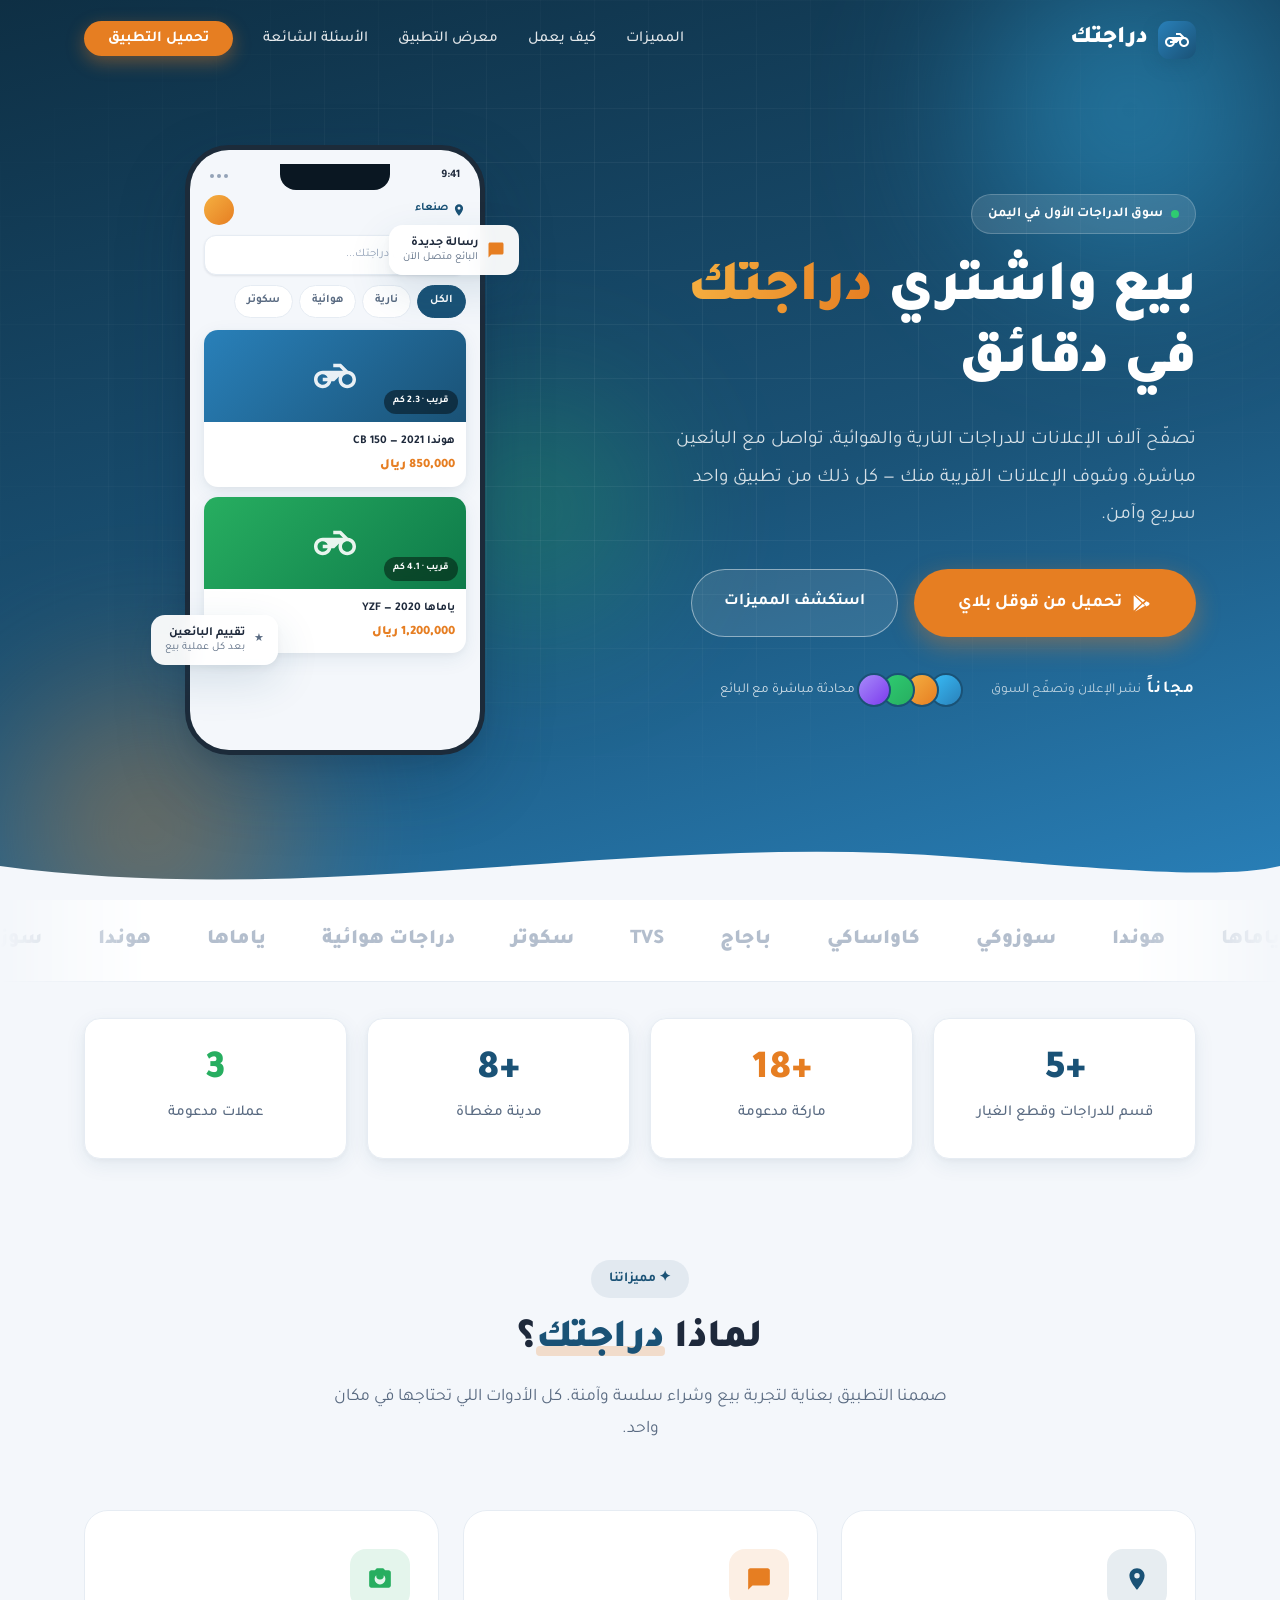
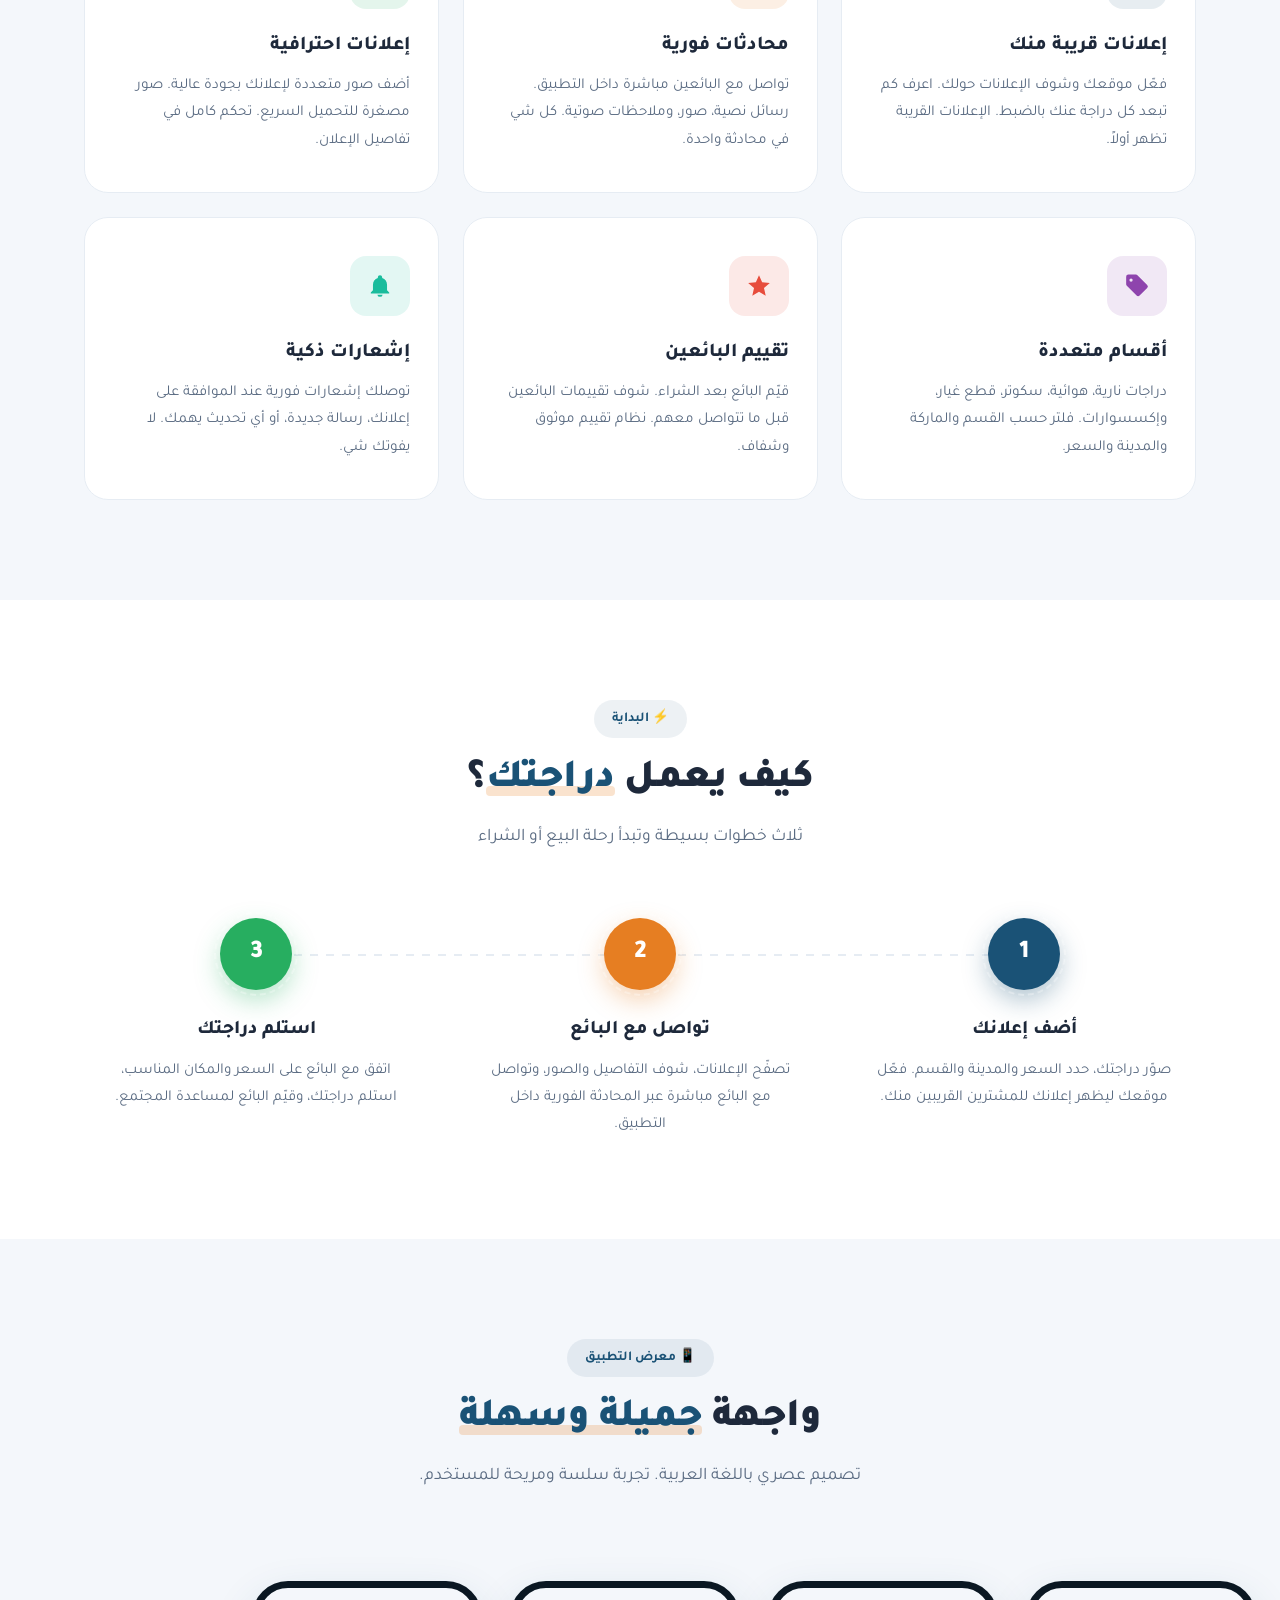
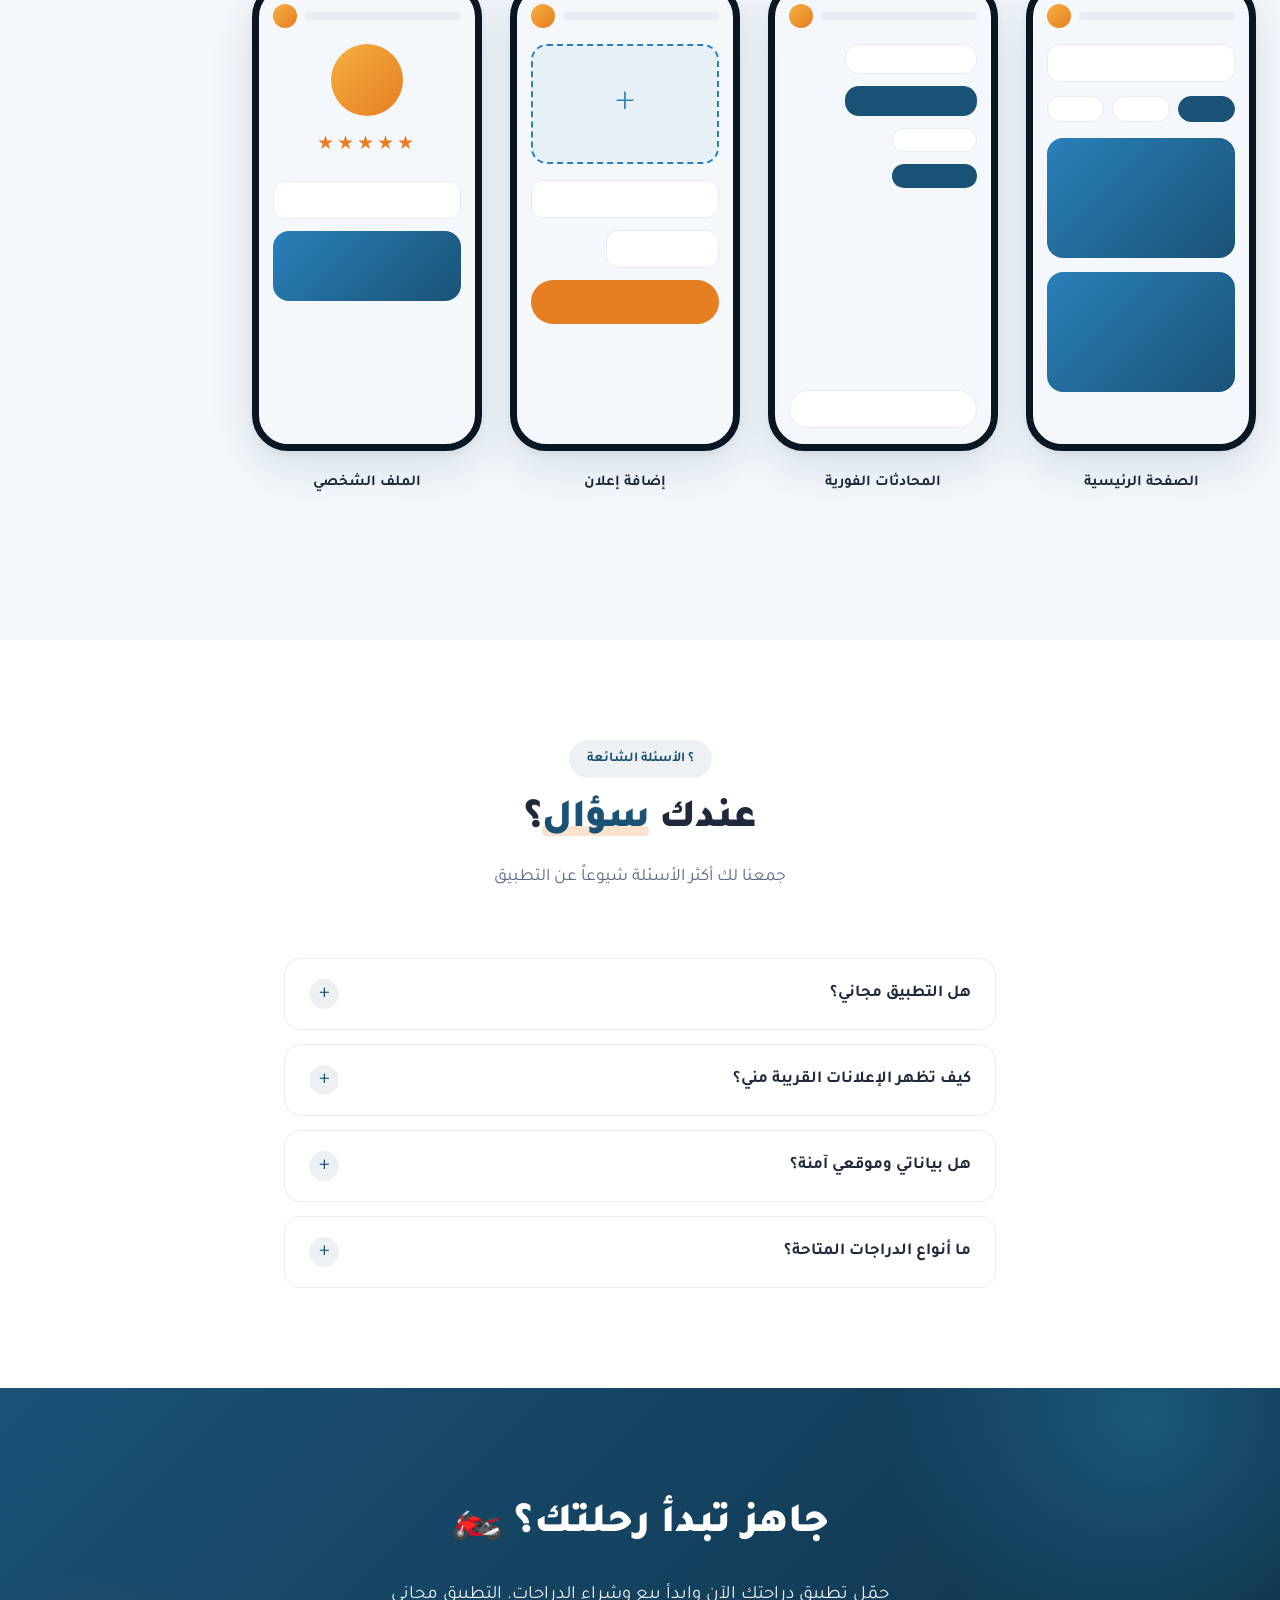
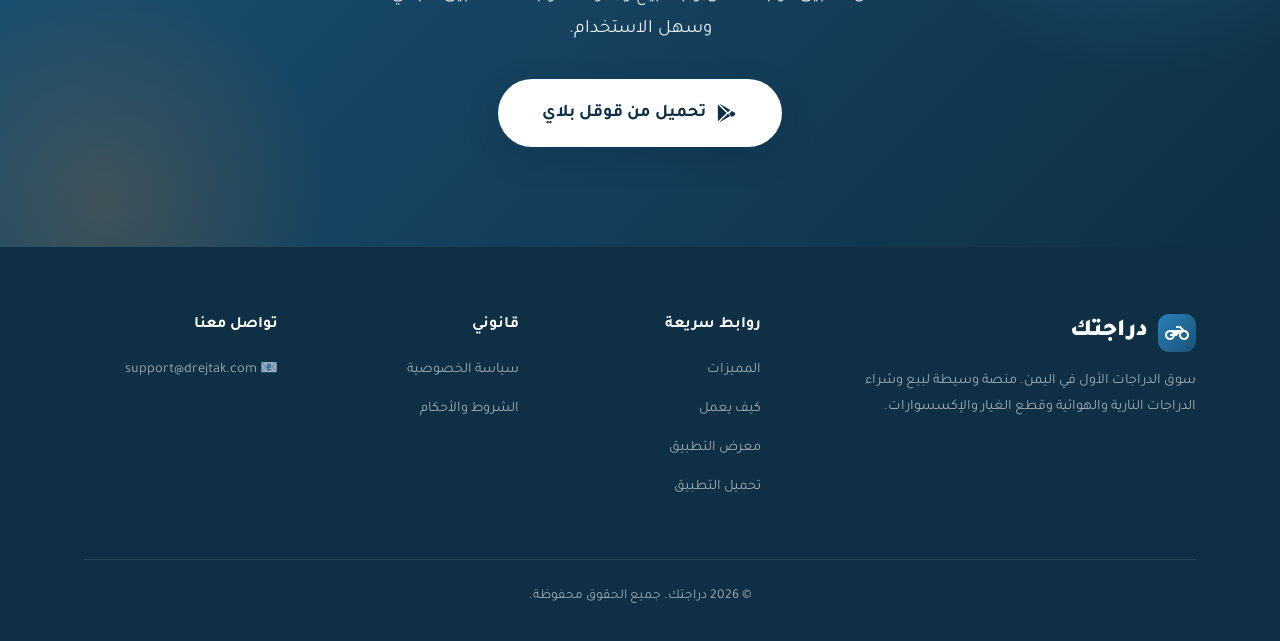
<file: index.html>
<!DOCTYPE html>
<html lang="ar" dir="rtl">
<head>
  <meta charset="UTF-8">
  <meta name="viewport" content="width=device-width, initial-scale=1.0">
  <title>دراجتك - سوق الدراجات الأول في اليمن</title>
  <meta name="description" content="تطبيق دراجتك - سوق بيع وشراء الدراجات النارية والهوائية. أضف إعلانك وتواصل مع البائعين بسهولة. الإعلانات القريبة منك، محادثات فورية، تقييم البائعين.">
  <meta name="theme-color" content="#1A5276">
  <meta property="og:title" content="دراجتك - سوق الدراجات الأول">
  <meta property="og:description" content="بيع واشتري دراجتك النارية أو الهوائية بسهولة. تصفح آلاف الإعلانات وتواصل مع البائعين مباشرة.">
  <meta property="og:type" content="website">
  <link rel="preconnect" href="https://fonts.googleapis.com">
  <link rel="preconnect" href="https://fonts.gstatic.com" crossorigin>
  <link rel="stylesheet" href="css/style.css">
  <link rel="icon" href="data:image/svg+xml,<svg xmlns='http://www.w3.org/2000/svg' viewBox='0 0 32 32'><rect width='32' height='32' rx='8' fill='%231A5276'/><g transform='translate(4 4)'><path fill='white' d='M19.44 9.03 15.41 5H11v2h3.59l2 2H5c-2.8 0-5 2.2-5 5s2.2 5 5 5c2.46 0 4.45-1.69 4.9-4h1.65l2.77-2.77c-.21.54-.32 1.14-.32 1.77 0 2.8 2.2 5 5 5s5-2.2 5-5c0-2.79-2.2-4.97-4.56-4.97zM7.82 15C7.4 16.15 6.28 17 5 17c-1.63 0-3-1.37-3-3s1.37-3 3-3c1.28 0 2.4.85 2.82 2H5v2h2.82zM19 17c-1.63 0-3-1.37-3-3s1.37-3 3-3 3 1.37 3 3-1.37 3-3 3z'/></g></svg>">
</head>
<body>

<!-- Navbar -->
<nav class="navbar" id="navbar">
  <div class="container">
    <a href="/" class="nav-logo">
      <span class="logo-icon">
        <svg viewBox="0 0 24 24" fill="currentColor" aria-hidden="true"><path d="M19.44 9.03 15.41 5H11v2h3.59l2 2H5c-2.8 0-5 2.2-5 5s2.2 5 5 5c2.46 0 4.45-1.69 4.9-4h1.65l2.77-2.77c-.21.54-.32 1.14-.32 1.77 0 2.8 2.2 5 5 5s5-2.2 5-5c0-2.79-2.2-4.97-4.56-4.97zM7.82 15C7.4 16.15 6.28 17 5 17c-1.63 0-3-1.37-3-3s1.37-3 3-3c1.28 0 2.4.85 2.82 2H5v2h2.82zM19 17c-1.63 0-3-1.37-3-3s1.37-3 3-3 3 1.37 3 3-1.37 3-3 3z"/></svg>
      </span>
      دراجتك
    </a>
    <button class="menu-toggle" onclick="toggleMenu()" aria-label="القائمة">
      <span></span><span></span><span></span>
    </button>
    <ul class="nav-links" id="navLinks">
      <li><a href="#features">المميزات</a></li>
      <li><a href="#how-it-works">كيف يعمل</a></li>
      <li><a href="#screenshots">معرض التطبيق</a></li>
      <li><a href="#faq">الأسئلة الشائعة</a></li>
      <li><a href="#download" class="nav-cta">تحميل التطبيق</a></li>
    </ul>
  </div>
</nav>

<!-- Hero -->
<section class="hero">
  <div class="hero-bg" aria-hidden="true">
    <span class="blob blob-1"></span>
    <span class="blob blob-2"></span>
    <span class="blob blob-3"></span>
    <span class="grid-overlay"></span>
  </div>
  <div class="container">
    <div class="hero-content reveal">
      <span class="hero-badge">
        <span class="dot"></span> سوق الدراجات الأول في اليمن
      </span>
      <h1>بيع واشتري <span class="highlight">دراجتك</span> في دقائق</h1>
      <p>تصفّح آلاف الإعلانات للدراجات النارية والهوائية، تواصل مع البائعين مباشرة، وشوف الإعلانات القريبة منك — كل ذلك من تطبيق واحد سريع وآمن.</p>
      <div class="hero-buttons">
        <a href="#download" class="btn btn-primary btn-lg">
          <svg viewBox="0 0 24 24" fill="currentColor" width="20" height="20" aria-hidden="true"><path d="M3.6 1.8 13 11.2l2.6-2.6L4.9 2.5C4.5 2.2 4 2 3.6 1.8zM2.3 2.9C2.1 3.2 2 3.6 2 4v16c0 .4.1.8.3 1.1L11.6 12 2.3 2.9zm14.9 6.9 2.9 1.7c1.2.7 1.2 2.4 0 3.1l-2.9 1.7L14.4 13l2.8-3.2zM4.9 21.5l10.7-6.1L13 12.8l-9.4 9.4c.4-.2.9-.4 1.3-.7z"/></svg>
          تحميل من قوقل بلاي
        </a>
        <a href="#features" class="btn btn-ghost">استكشف المميزات</a>
      </div>
      <div class="hero-trust">
        <div class="trust-stars">
          <strong>مجاناً</strong> <span>نشر الإعلان وتصفّح السوق</span>
        </div>
        <div class="trust-avatars" aria-hidden="true">
          <span></span><span></span><span></span><span></span>
          <em>محادثة مباشرة مع البائع</em>
        </div>
      </div>
    </div>

    <!-- Phone mockup -->
    <div class="hero-image reveal" style="--delay:.15s">
      <div class="phone-float">
        <div class="phone-mockup">
          <div class="phone-screen">
            <div class="app-ui">
              <div class="ui-statusbar">
                <span>9:41</span>
                <span class="ui-dots"><i></i><i></i><i></i></span>
              </div>
              <div class="ui-topbar">
                <div class="ui-loc">
                  <svg viewBox="0 0 24 24" fill="currentColor" width="14" height="14"><path d="M12 2C8.1 2 5 5.1 5 9c0 5.2 7 13 7 13s7-7.8 7-13c0-3.9-3.1-7-7-7zm0 9.5A2.5 2.5 0 1 1 12 6.5a2.5 2.5 0 0 1 0 5z"/></svg>
                  صنعاء
                </div>
                <div class="ui-avatar"></div>
              </div>
              <div class="ui-search">
                <svg viewBox="0 0 24 24" fill="currentColor" width="15" height="15"><path d="M15.5 14h-.79l-.28-.27a6.5 6.5 0 1 0-.7.7l.27.28v.79l5 5 1.5-1.5-5-5zm-6 0A4.5 4.5 0 1 1 14 9.5 4.5 4.5 0 0 1 9.5 14z"/></svg>
                ابحث عن دراجتك...
              </div>
              <div class="ui-chips">
                <span class="active">الكل</span>
                <span>نارية</span>
                <span>هوائية</span>
                <span>سكوتر</span>
              </div>
              <div class="ui-card">
                <div class="ui-card-img c1">
                  <svg viewBox="0 0 24 24" fill="currentColor" width="42" height="42"><path d="M19.44 9.03 15.41 5H11v2h3.59l2 2H5c-2.8 0-5 2.2-5 5s2.2 5 5 5c2.46 0 4.45-1.69 4.9-4h1.65l2.77-2.77c-.21.54-.32 1.14-.32 1.77 0 2.8 2.2 5 5 5s5-2.2 5-5c0-2.79-2.2-4.97-4.56-4.97zM7.82 15C7.4 16.15 6.28 17 5 17c-1.63 0-3-1.37-3-3s1.37-3 3-3c1.28 0 2.4.85 2.82 2H5v2h2.82zM19 17c-1.63 0-3-1.37-3-3s1.37-3 3-3 3 1.37 3 3-1.37 3-3 3z"/></svg>
                  <span class="ui-tag">قريب · 2.3 كم</span>
                </div>
                <div class="ui-card-body">
                  <strong>هوندا CB 150 — 2021</strong>
                  <div class="ui-price">850,000 ريال</div>
                </div>
              </div>
              <div class="ui-card">
                <div class="ui-card-img c2">
                  <svg viewBox="0 0 24 24" fill="currentColor" width="42" height="42"><path d="M19.44 9.03 15.41 5H11v2h3.59l2 2H5c-2.8 0-5 2.2-5 5s2.2 5 5 5c2.46 0 4.45-1.69 4.9-4h1.65l2.77-2.77c-.21.54-.32 1.14-.32 1.77 0 2.8 2.2 5 5 5s5-2.2 5-5c0-2.79-2.2-4.97-4.56-4.97zM7.82 15C7.4 16.15 6.28 17 5 17c-1.63 0-3-1.37-3-3s1.37-3 3-3c1.28 0 2.4.85 2.82 2H5v2h2.82zM19 17c-1.63 0-3-1.37-3-3s1.37-3 3-3 3 1.37 3 3-1.37 3-3 3z"/></svg>
                  <span class="ui-tag">قريب · 4.1 كم</span>
                </div>
                <div class="ui-card-body">
                  <strong>ياماها YZF — 2020</strong>
                  <div class="ui-price">1,200,000 ريال</div>
                </div>
              </div>
            </div>
          </div>
        </div>
        <!-- Floating badges -->
        <div class="float-badge fb-chat">
          <svg viewBox="0 0 24 24" fill="currentColor" width="18" height="18"><path d="M20 2H4c-1.1 0-2 .9-2 2v18l4-4h14c1.1 0 2-.9 2-2V4c0-1.1-.9-2-2-2z"/></svg>
          <div><strong>رسالة جديدة</strong><span>البائع متصل الآن</span></div>
        </div>
        <div class="float-badge fb-rating">
          <span class="fb-star">★</span>
          <div><strong>تقييم البائعين</strong><span>بعد كل عملية بيع</span></div>
        </div>
      </div>
    </div>
  </div>
  <div class="hero-wave" aria-hidden="true">
    <svg viewBox="0 0 1440 80" preserveAspectRatio="none"><path d="M0,40 C360,90 720,0 1080,30 C1260,45 1380,55 1440,40 L1440,80 L0,80 Z"></path></svg>
  </div>
</section>

<!-- Brands marquee -->
<div class="marquee" aria-hidden="true">
  <div class="marquee-track">
    <span>ياماها</span><span>هوندا</span><span>سوزوكي</span><span>كاواساكي</span><span>باجاج</span><span>TVS</span><span>سكوتر</span><span>دراجات هوائية</span>
    <span>ياماها</span><span>هوندا</span><span>سوزوكي</span><span>كاواساكي</span><span>باجاج</span><span>TVS</span><span>سكوتر</span><span>دراجات هوائية</span>
  </div>
</div>

<!-- Stats -->
<div class="stats-section">
  <div class="container">
    <div class="stats-grid">
      <div class="stat-card reveal">
        <div class="stat-number" data-count="6">0</div>
        <div class="stat-label">قسم للدراجات وقطع الغيار</div>
      </div>
      <div class="stat-card reveal" style="--delay:.1s">
        <div class="stat-number accent" data-count="19">0</div>
        <div class="stat-label">ماركة مدعومة</div>
      </div>
      <div class="stat-card reveal" style="--delay:.2s">
        <div class="stat-number" data-count="9">0</div>
        <div class="stat-label">مدينة مغطاة</div>
      </div>
      <div class="stat-card reveal" style="--delay:.3s">
        <div class="stat-number green">3</div>
        <div class="stat-label">عملات مدعومة</div>
      </div>
    </div>
  </div>
</div>

<!-- Features -->
<section class="section" id="features">
  <div class="container">
    <div class="section-header reveal">
      <span class="section-badge">✦ مميزاتنا</span>
      <h2 class="section-title">لماذا <span class="highlight">دراجتك</span>؟</h2>
      <p class="section-subtitle">صممنا التطبيق بعناية لتجربة بيع وشراء سلسة وآمنة. كل الأدوات اللي تحتاجها في مكان واحد.</p>
    </div>
    <div class="features-grid">
      <div class="feature-card reveal">
        <div class="feature-icon-wrapper blue">
          <svg viewBox="0 0 24 24" fill="currentColor" width="26" height="26"><path d="M12 2C8.1 2 5 5.1 5 9c0 5.2 7 13 7 13s7-7.8 7-13c0-3.9-3.1-7-7-7zm0 9.5A2.5 2.5 0 1 1 12 6.5a2.5 2.5 0 0 1 0 5z"/></svg>
        </div>
        <h3>إعلانات قريبة منك</h3>
        <p>فعّل موقعك وشوف الإعلانات حولك. اعرف كم تبعد كل دراجة عنك بالضبط. الإعلانات القريبة تظهر أولاً.</p>
      </div>
      <div class="feature-card reveal" style="--delay:.08s">
        <div class="feature-icon-wrapper orange">
          <svg viewBox="0 0 24 24" fill="currentColor" width="26" height="26"><path d="M20 2H4c-1.1 0-2 .9-2 2v18l4-4h14c1.1 0 2-.9 2-2V4c0-1.1-.9-2-2-2z"/></svg>
        </div>
        <h3>محادثات فورية</h3>
        <p>تواصل مع البائعين مباشرة داخل التطبيق. رسائل نصية، صور، وملاحظات صوتية. كل شي في محادثة واحدة.</p>
      </div>
      <div class="feature-card reveal" style="--delay:.16s">
        <div class="feature-icon-wrapper green">
          <svg viewBox="0 0 24 24" fill="currentColor" width="26" height="26"><path d="M12 12.5a3.5 3.5 0 1 0 0-7 3.5 3.5 0 0 0 0 7zM9 2 7.2 4H4c-1.1 0-2 .9-2 2v12c0 1.1.9 2 2 2h16c1.1 0 2-.9 2-2V6c0-1.1-.9-2-2-2h-3.2L15 2H9zm3 15a5 5 0 1 1 0-10 5 5 0 0 1 0 10z"/></svg>
        </div>
        <h3>إعلانات احترافية</h3>
        <p>أضف صور متعددة لإعلانك بجودة عالية. صور مصغرة للتحميل السريع. تحكم كامل في تفاصيل الإعلان.</p>
      </div>
      <div class="feature-card reveal" style="--delay:.24s">
        <div class="feature-icon-wrapper purple">
          <svg viewBox="0 0 24 24" fill="currentColor" width="26" height="26"><path d="M21.4 11 12.4 2A2 2 0 0 0 11 1.4H4a2 2 0 0 0-2 2v7a2 2 0 0 0 .6 1.4l9 9a2 2 0 0 0 2.8 0l7-7a2 2 0 0 0 0-2.8zM6.5 8A1.5 1.5 0 1 1 8 6.5 1.5 1.5 0 0 1 6.5 8z"/></svg>
        </div>
        <h3>أقسام متعددة</h3>
        <p>دراجات نارية، هوائية، سكوتر، قطع غيار، وإكسسوارات. فلتر حسب القسم والماركة والمدينة والسعر.</p>
      </div>
      <div class="feature-card reveal" style="--delay:.32s">
        <div class="feature-icon-wrapper red">
          <svg viewBox="0 0 24 24" fill="currentColor" width="26" height="26"><path d="m12 17.3 6.2 3.7-1.6-7.1 5.4-4.7-7.1-.6L12 2 9.1 8.6 2 9.2l5.4 4.7L5.8 21z"/></svg>
        </div>
        <h3>تقييم البائعين</h3>
        <p>قيّم البائع بعد الشراء. شوف تقييمات البائعين قبل ما تتواصل معهم. نظام تقييم موثوق وشفاف.</p>
      </div>
      <div class="feature-card reveal" style="--delay:.4s">
        <div class="feature-icon-wrapper teal">
          <svg viewBox="0 0 24 24" fill="currentColor" width="26" height="26"><path d="M12 22a2.5 2.5 0 0 0 2.45-2h-4.9A2.5 2.5 0 0 0 12 22zm6.5-6V11c0-3.07-1.64-5.64-4.5-6.32V4a2 2 0 0 0-4 0v.68C7.14 5.36 5.5 7.92 5.5 11v5l-2 2v1h17v-1l-2-2z"/></svg>
        </div>
        <h3>إشعارات ذكية</h3>
        <p>توصلك إشعارات فورية عند الموافقة على إعلانك، رسالة جديدة، أو أي تحديث يهمك. لا يفوتك شي.</p>
      </div>
    </div>
  </div>
</section>

<!-- How It Works -->
<section class="section section-alt" id="how-it-works">
  <div class="container">
    <div class="section-header reveal">
      <span class="section-badge">⚡ البداية</span>
      <h2 class="section-title">كيف يعمل <span class="highlight">دراجتك</span>؟</h2>
      <p class="section-subtitle">ثلاث خطوات بسيطة وتبدأ رحلة البيع أو الشراء</p>
    </div>
    <div class="steps">
      <span class="steps-connector" aria-hidden="true"></span>
      <div class="step reveal">
        <div class="step-circle one">1</div>
        <h3>أضف إعلانك</h3>
        <p>صوّر دراجتك، حدد السعر والمدينة والقسم. فعّل موقعك ليظهر إعلانك للمشترين القريبين منك.</p>
      </div>
      <div class="step reveal" style="--delay:.12s">
        <div class="step-circle two">2</div>
        <h3>تواصل مع البائع</h3>
        <p>تصفّح الإعلانات، شوف التفاصيل والصور، وتواصل مع البائع مباشرة عبر المحادثة الفورية داخل التطبيق.</p>
      </div>
      <div class="step reveal" style="--delay:.24s">
        <div class="step-circle three">3</div>
        <h3>استلم دراجتك</h3>
        <p>اتفق مع البائع على السعر والمكان المناسب، استلم دراجتك، وقيّم البائع لمساعدة المجتمع.</p>
      </div>
    </div>
  </div>
</section>

<!-- Screenshots -->
<section class="section" id="screenshots">
  <div class="container">
    <div class="section-header reveal">
      <span class="section-badge">📱 معرض التطبيق</span>
      <h2 class="section-title">واجهة <span class="highlight">جميلة وسهلة</span></h2>
      <p class="section-subtitle">تصميم عصري باللغة العربية. تجربة سلسة ومريحة للمستخدم.</p>
    </div>
  </div>
  <div class="screenshots-scroll" id="shots">
    <div class="shot-phone reveal">
      <div class="shot-screen home">
        <div class="shot-bar"><span></span><span class="dot"></span></div>
        <div class="shot-search"></div>
        <div class="shot-chips"><i class="on"></i><i></i><i></i></div>
        <div class="shot-tile"></div>
        <div class="shot-tile"></div>
      </div>
      <span class="shot-label">الصفحة الرئيسية</span>
    </div>
    <div class="shot-phone reveal" style="--delay:.1s">
      <div class="shot-screen chat">
        <div class="shot-bar"><span></span><span class="dot"></span></div>
        <div class="bubble in"></div>
        <div class="bubble out"></div>
        <div class="bubble in sm"></div>
        <div class="bubble out sm"></div>
        <div class="shot-input"></div>
      </div>
      <span class="shot-label">المحادثات الفورية</span>
    </div>
    <div class="shot-phone reveal" style="--delay:.2s">
      <div class="shot-screen add">
        <div class="shot-bar"><span></span><span class="dot"></span></div>
        <div class="shot-upload"><span>+</span></div>
        <div class="shot-line"></div>
        <div class="shot-line sm"></div>
        <div class="shot-btn"></div>
      </div>
      <span class="shot-label">إضافة إعلان</span>
    </div>
    <div class="shot-phone reveal" style="--delay:.3s">
      <div class="shot-screen profile">
        <div class="shot-bar"><span></span><span class="dot"></span></div>
        <div class="shot-avatar"></div>
        <div class="shot-stars">★★★★★</div>
        <div class="shot-line"></div>
        <div class="shot-tile sm"></div>
      </div>
      <span class="shot-label">الملف الشخصي</span>
    </div>
  </div>
</section>

<!-- FAQ -->
<section class="section section-alt" id="faq">
  <div class="container narrow">
    <div class="section-header reveal">
      <span class="section-badge">؟ الأسئلة الشائعة</span>
      <h2 class="section-title">عندك <span class="highlight">سؤال</span>؟</h2>
      <p class="section-subtitle">جمعنا لك أكثر الأسئلة شيوعاً عن التطبيق</p>
    </div>
    <div class="faq-list">
      <div class="faq-item reveal">
        <button class="faq-q" onclick="toggleFaq(this)">
          هل التطبيق مجاني؟
          <span class="faq-icon">+</span>
        </button>
        <div class="faq-a"><p>نعم، تحميل التطبيق وإضافة الإعلانات والتواصل مع البائعين كلها مجانية تماماً.</p></div>
      </div>
      <div class="faq-item reveal" style="--delay:.06s">
        <button class="faq-q" onclick="toggleFaq(this)">
          كيف تظهر الإعلانات القريبة مني؟
          <span class="faq-icon">+</span>
        </button>
        <div class="faq-a"><p>عند تفعيل خاصية الموقع، يعرض لك التطبيق الإعلانات حولك مرتبة حسب المسافة، مع عرض كم تبعد كل دراجة عنك.</p></div>
      </div>
      <div class="faq-item reveal" style="--delay:.12s">
        <button class="faq-q" onclick="toggleFaq(this)">
          هل بياناتي وموقعي آمنة؟
          <span class="faq-icon">+</span>
        </button>
        <div class="faq-a"><p>نعم، نحرص على حماية خصوصيتك. لا نخزّن موقعك الدقيق بشكل دائم، ويمكنك مراجعة سياسة الخصوصية لمعرفة التفاصيل.</p></div>
      </div>
      <div class="faq-item reveal" style="--delay:.18s">
        <button class="faq-q" onclick="toggleFaq(this)">
          ما أنواع الدراجات المتاحة؟
          <span class="faq-icon">+</span>
        </button>
        <div class="faq-a"><p>دراجات نارية، هوائية، سكوتر، إضافة إلى قطع الغيار والإكسسوارات. تقدر تفلتر حسب القسم والماركة والمدينة والسعر.</p></div>
      </div>
    </div>
  </div>
</section>

<!-- CTA -->
<section class="cta-section section" id="download">
  <div class="container">
    <div class="cta-content reveal">
      <span class="cta-glow" aria-hidden="true"></span>
      <h2>جاهز تبدأ رحلتك؟ 🏍️</h2>
      <p>حمّل تطبيق دراجتك الآن وابدأ بيع وشراء الدراجات. التطبيق مجاني وسهل الاستخدام.</p>
      <div class="cta-buttons">
        <a href="#" class="btn btn-lg btn-store">
          <svg viewBox="0 0 24 24" fill="currentColor" width="22" height="22" aria-hidden="true"><path d="M3.6 1.8 13 11.2l2.6-2.6L4.9 2.5C4.5 2.2 4 2 3.6 1.8zM2.3 2.9C2.1 3.2 2 3.6 2 4v16c0 .4.1.8.3 1.1L11.6 12 2.3 2.9zm14.9 6.9 2.9 1.7c1.2.7 1.2 2.4 0 3.1l-2.9 1.7L14.4 13l2.8-3.2zM4.9 21.5l10.7-6.1L13 12.8l-9.4 9.4c.4-.2.9-.4 1.3-.7z"/></svg>
          تحميل من قوقل بلاي
        </a>
      </div>
    </div>
  </div>
</section>

<!-- Footer -->
<footer class="footer">
  <div class="container">
    <div class="footer-grid">
      <div class="footer-brand">
        <div class="logo-text">
          <span class="logo-icon">
            <svg viewBox="0 0 24 24" fill="currentColor" aria-hidden="true"><path d="M19.44 9.03 15.41 5H11v2h3.59l2 2H5c-2.8 0-5 2.2-5 5s2.2 5 5 5c2.46 0 4.45-1.69 4.9-4h1.65l2.77-2.77c-.21.54-.32 1.14-.32 1.77 0 2.8 2.2 5 5 5s5-2.2 5-5c0-2.79-2.2-4.97-4.56-4.97zM7.82 15C7.4 16.15 6.28 17 5 17c-1.63 0-3-1.37-3-3s1.37-3 3-3c1.28 0 2.4.85 2.82 2H5v2h2.82zM19 17c-1.63 0-3-1.37-3-3s1.37-3 3-3 3 1.37 3 3-1.37 3-3 3z"/></svg>
          </span>
          دراجتك
        </div>
        <p>سوق الدراجات الأول في اليمن. منصة وسيطة لبيع وشراء الدراجات النارية والهوائية وقطع الغيار والإكسسوارات.</p>
      </div>
      <div class="footer-col">
        <h4>روابط سريعة</h4>
        <ul>
          <li><a href="#features">المميزات</a></li>
          <li><a href="#how-it-works">كيف يعمل</a></li>
          <li><a href="#screenshots">معرض التطبيق</a></li>
          <li><a href="#download">تحميل التطبيق</a></li>
        </ul>
      </div>
      <div class="footer-col">
        <h4>قانوني</h4>
        <ul>
          <li><a href="privacy">سياسة الخصوصية</a></li>
          <li><a href="terms">الشروط والأحكام</a></li>
        </ul>
      </div>
      <div class="footer-col">
        <h4>تواصل معنا</h4>
        <ul>
          <li><a href="mailto:support@drejtak.com">📧 support@drejtak.com</a></li>
        </ul>
      </div>
    </div>
    <div class="footer-bottom">
      © 2026 دراجتك. جميع الحقوق محفوظة.
    </div>
  </div>
</footer>

<script src="js/main.js"></script>
</body>
</html>
</file>
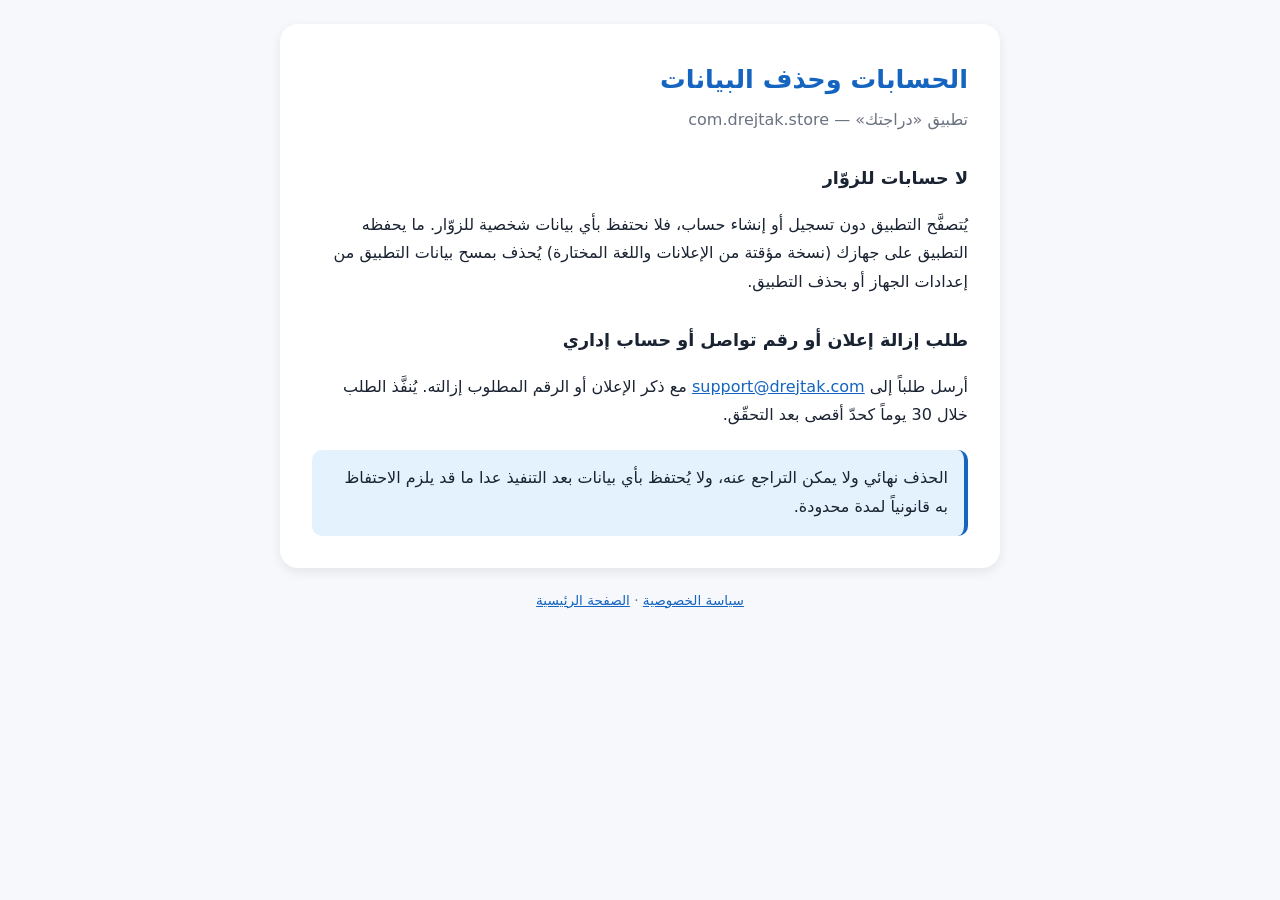
<file: delete-account.html>
<!DOCTYPE html>
<html lang="ar" dir="rtl">
<head>
  <meta charset="UTF-8">
  <meta name="viewport" content="width=device-width, initial-scale=1.0">
  <title>الحسابات وحذف البيانات — دراجتك</title>
  <style>
    :root { --bg:#F6F8FB; --card:#fff; --primary:#1565C0; --text:#1A2332; --muted:#6B7280; --line:#E5E7EB; }
    * { box-sizing: border-box; }
    body { margin:0; padding:24px; background:var(--bg); color:var(--text);
           font-family:system-ui,-apple-system,"Segoe UI",Tahoma,sans-serif; line-height:1.8; }
    .card { max-width:720px; margin:0 auto; background:var(--card); border-radius:18px;
            padding:32px; box-shadow:0 4px 12px rgba(0,0,0,.08); }
    h1 { color:var(--primary); font-size:1.6rem; margin:0 0 4px; }
    .sub { color:var(--muted); margin:0 0 24px; }
    h2 { font-size:1.1rem; margin:28px 0 8px; }
    ol, ul { padding-inline-start:22px; margin:8px 0; }
    .note { background:#E3F2FD; border-inline-start:4px solid var(--primary);
            padding:14px 16px; border-radius:10px; margin-top:20px; }
    a { color:var(--primary); }
    footer { max-width:720px; margin:20px auto 0; color:var(--muted); font-size:.85rem; text-align:center; }
  </style>
</head>
<body>
  <div class="card">
    <h1>الحسابات وحذف البيانات</h1>
    <p class="sub">تطبيق «دراجتك» — <span dir="ltr">com.drejtak.store</span></p>

    <h2>لا حسابات للزوّار</h2>
    <p>
      يُتصفَّح التطبيق دون تسجيل أو إنشاء حساب، فلا نحتفظ بأي بيانات شخصية للزوّار.
      ما يحفظه التطبيق على جهازك (نسخة مؤقتة من الإعلانات واللغة المختارة) يُحذف
      بمسح بيانات التطبيق من إعدادات الجهاز أو بحذف التطبيق.
    </p>

    <h2>طلب إزالة إعلان أو رقم تواصل أو حساب إداري</h2>
    <p>
      أرسل طلباً إلى
      <a href="mailto:support@drejtak.com?subject=%D8%B7%D9%84%D8%A8%20%D8%AD%D8%B0%D9%81%20%D8%A8%D9%8A%D8%A7%D9%86%D8%A7%D8%AA%20-%20%D8%AF%D8%B1%D8%A7%D8%AC%D8%AA%D9%83">support@drejtak.com</a>
      مع ذكر الإعلان أو الرقم المطلوب إزالته. يُنفَّذ الطلب خلال 30 يوماً كحدّ أقصى بعد التحقّق.
    </p>

    <div class="note">
      الحذف نهائي ولا يمكن التراجع عنه، ولا يُحتفظ بأي بيانات بعد التنفيذ عدا ما قد يلزم
      الاحتفاظ به قانونياً لمدة محدودة.
    </div>
  </div>
  <footer>
    <a href="privacy.html">سياسة الخصوصية</a> · <a href="index.html">الصفحة الرئيسية</a>
  </footer>
</body>
</html>
</file>
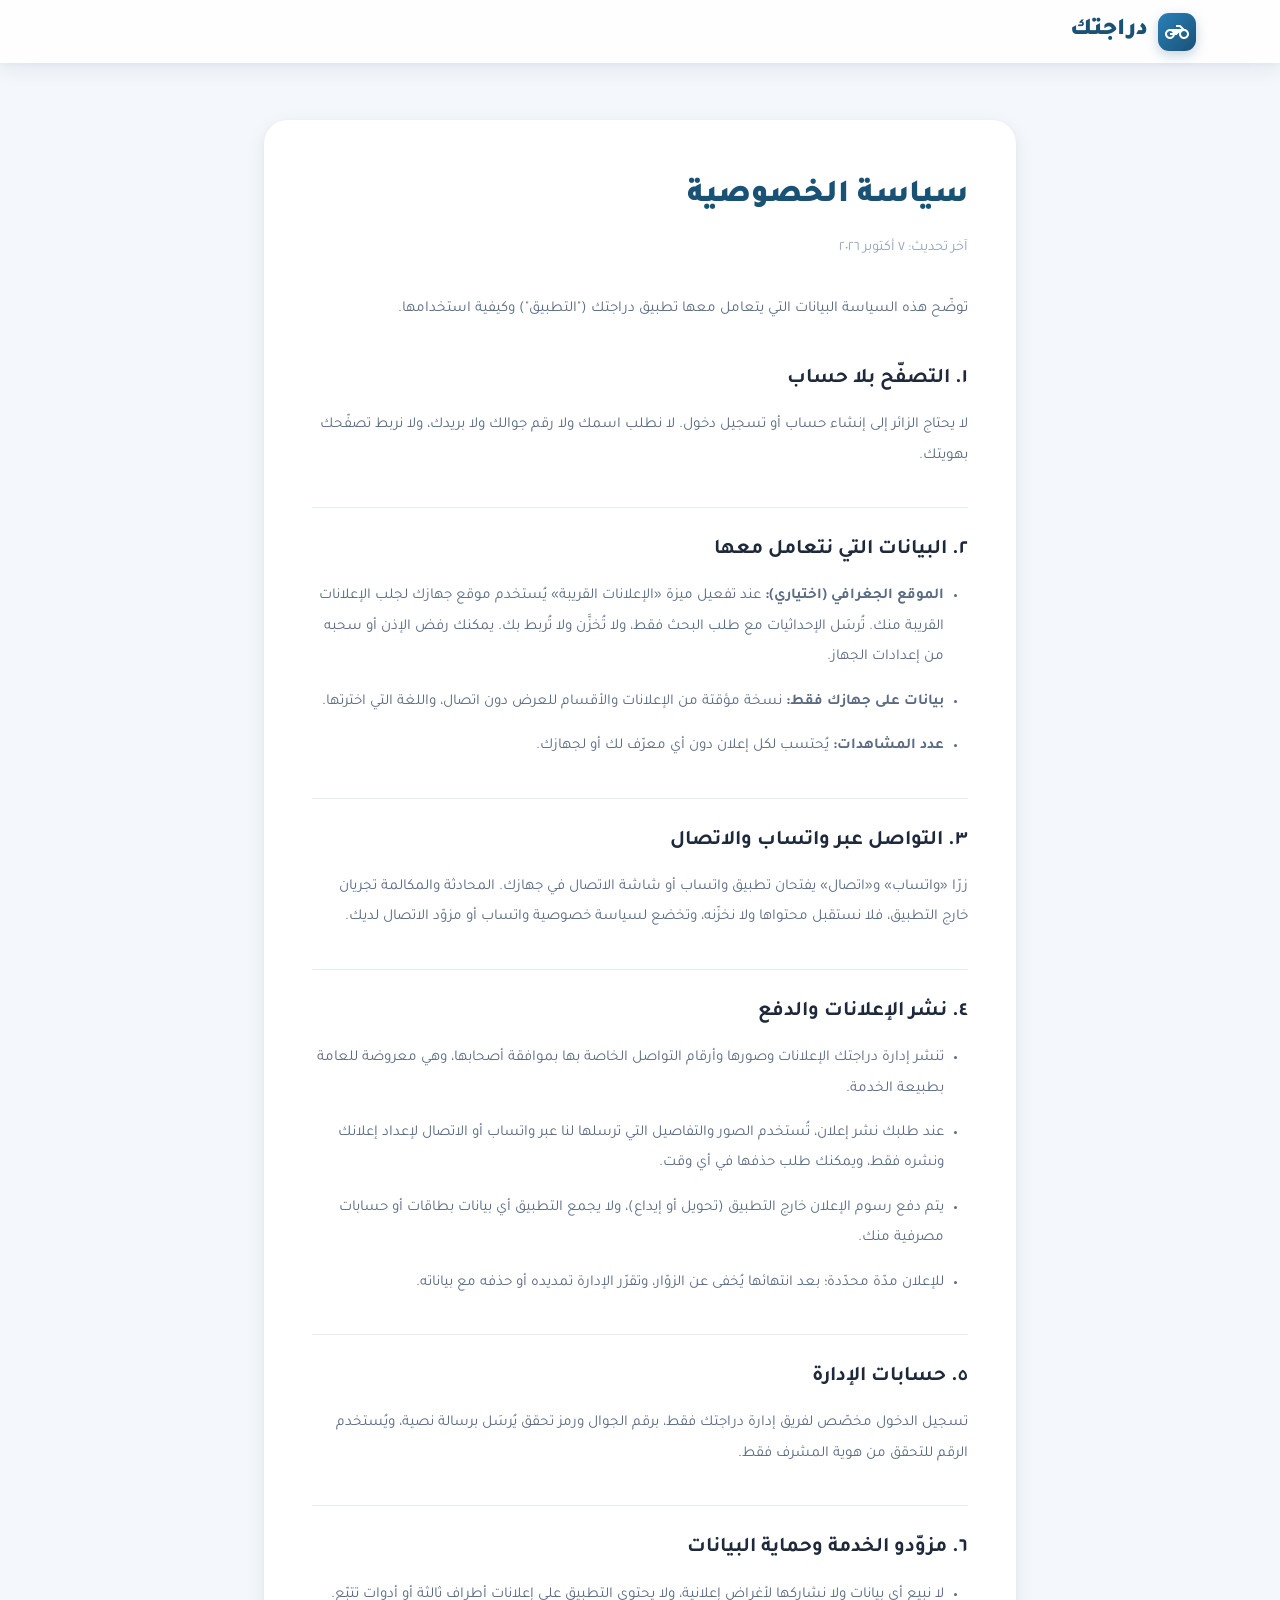
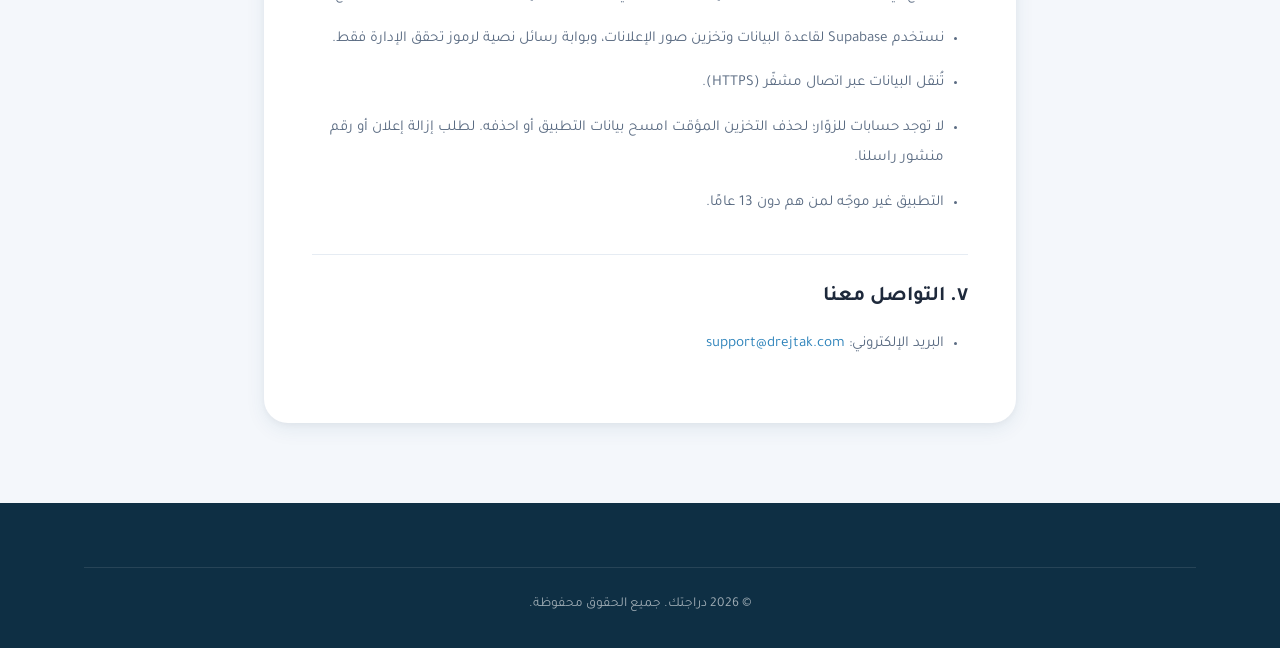
<file: privacy.html>
<!DOCTYPE html>
<html lang="ar" dir="rtl">
<head>
  <meta charset="UTF-8">
  <meta name="viewport" content="width=device-width, initial-scale=1.0">
  <title>سياسة الخصوصية - دراجتك</title>
  <meta name="description" content="سياسة الخصوصية لتطبيق دراجتك - كيف نجمع ونستخدم ونحمي بياناتك">
  <link rel="stylesheet" href="css/style.css">
</head>
<body>

<nav class="navbar scrolled">
  <div class="container">
    <a href="/" class="nav-logo" style="color:var(--primary)!important">
      <span class="logo-icon">
        <svg viewBox="0 0 24 24" fill="currentColor" aria-hidden="true"><path d="M19.44 9.03 15.41 5H11v2h3.59l2 2H5c-2.8 0-5 2.2-5 5s2.2 5 5 5c2.46 0 4.45-1.69 4.9-4h1.65l2.77-2.77c-.21.54-.32 1.14-.32 1.77 0 2.8 2.2 5 5 5s5-2.2 5-5c0-2.79-2.2-4.97-4.56-4.97zM7.82 15C7.4 16.15 6.28 17 5 17c-1.63 0-3-1.37-3-3s1.37-3 3-3c1.28 0 2.4.85 2.82 2H5v2h2.82zM19 17c-1.63 0-3-1.37-3-3s1.37-3 3-3 3 1.37 3 3-1.37 3-3 3z"/></svg>
      </span>
      دراجتك
    </a>
  </div>
</nav>

<main class="legal-page">
  <div class="container">
    <div class="legal-card">
      <h1>سياسة الخصوصية</h1>
      <p class="last-updated">آخر تحديث: ٧ أكتوبر ٢٠٢٦</p>

      <p>توضّح هذه السياسة البيانات التي يتعامل معها تطبيق دراجتك ("التطبيق") وكيفية استخدامها.</p>

      <h2>١. التصفّح بلا حساب</h2>
      <p>لا يحتاج الزائر إلى إنشاء حساب أو تسجيل دخول. لا نطلب اسمك ولا رقم جوالك ولا بريدك، ولا نربط تصفّحك بهويتك.</p>

      <h2>٢. البيانات التي نتعامل معها</h2>
      <ul>
        <li><strong>الموقع الجغرافي (اختياري):</strong> عند تفعيل ميزة «الإعلانات القريبة» يُستخدم موقع جهازك لجلب الإعلانات القريبة منك. تُرسَل الإحداثيات مع طلب البحث فقط، ولا تُخزَّن ولا تُربط بك. يمكنك رفض الإذن أو سحبه من إعدادات الجهاز.</li>
        <li><strong>بيانات على جهازك فقط:</strong> نسخة مؤقتة من الإعلانات والأقسام للعرض دون اتصال، واللغة التي اخترتها.</li>
        <li><strong>عدد المشاهدات:</strong> يُحتسب لكل إعلان دون أي معرّف لك أو لجهازك.</li>
      </ul>

      <h2>٣. التواصل عبر واتساب والاتصال</h2>
      <p>زرّا «واتساب» و«اتصال» يفتحان تطبيق واتساب أو شاشة الاتصال في جهازك. المحادثة والمكالمة تجريان خارج التطبيق، فلا نستقبل محتواها ولا نخزّنه، وتخضع لسياسة خصوصية واتساب أو مزوّد الاتصال لديك.</p>

      <h2>٤. نشر الإعلانات والدفع</h2>
      <ul>
        <li>تنشر إدارة دراجتك الإعلانات وصورها وأرقام التواصل الخاصة بها بموافقة أصحابها، وهي معروضة للعامة بطبيعة الخدمة.</li>
        <li>عند طلبك نشر إعلان، تُستخدم الصور والتفاصيل التي ترسلها لنا عبر واتساب أو الاتصال لإعداد إعلانك ونشره فقط، ويمكنك طلب حذفها في أي وقت.</li>
        <li>يتم دفع رسوم الإعلان خارج التطبيق (تحويل أو إيداع)، ولا يجمع التطبيق أي بيانات بطاقات أو حسابات مصرفية منك.</li>
        <li>للإعلان مدّة محدّدة؛ بعد انتهائها يُخفى عن الزوّار، وتقرّر الإدارة تمديده أو حذفه مع بياناته.</li>
      </ul>

      <h2>٥. حسابات الإدارة</h2>
      <p>تسجيل الدخول مخصّص لفريق إدارة دراجتك فقط، برقم الجوال ورمز تحقق يُرسَل برسالة نصية، ويُستخدم الرقم للتحقق من هوية المشرف فقط.</p>

      <h2>٦. مزوّدو الخدمة وحماية البيانات</h2>
      <ul>
        <li>لا نبيع أي بيانات ولا نشاركها لأغراض إعلانية، ولا يحتوي التطبيق على إعلانات أطراف ثالثة أو أدوات تتبّع.</li>
        <li>نستخدم Supabase لقاعدة البيانات وتخزين صور الإعلانات، وبوابة رسائل نصية لرموز تحقق الإدارة فقط.</li>
        <li>تُنقل البيانات عبر اتصال مشفّر (HTTPS).</li>
        <li>لا توجد حسابات للزوّار؛ لحذف التخزين المؤقت امسح بيانات التطبيق أو احذفه. لطلب إزالة إعلان أو رقم منشور راسلنا.</li>
        <li>التطبيق غير موجّه لمن هم دون 13 عامًا.</li>
      </ul>

      <h2>٧. التواصل معنا</h2>
      <ul>
        <li>البريد الإلكتروني: <a href="mailto:support@drejtak.com">support@drejtak.com</a></li>
      </ul>
    </div>
  </div>
</main>

<footer class="footer">
  <div class="container">
    <div class="footer-bottom">
      © 2026 دراجتك. جميع الحقوق محفوظة.
    </div>
  </div>
</footer>
</body>
</html>
</file>
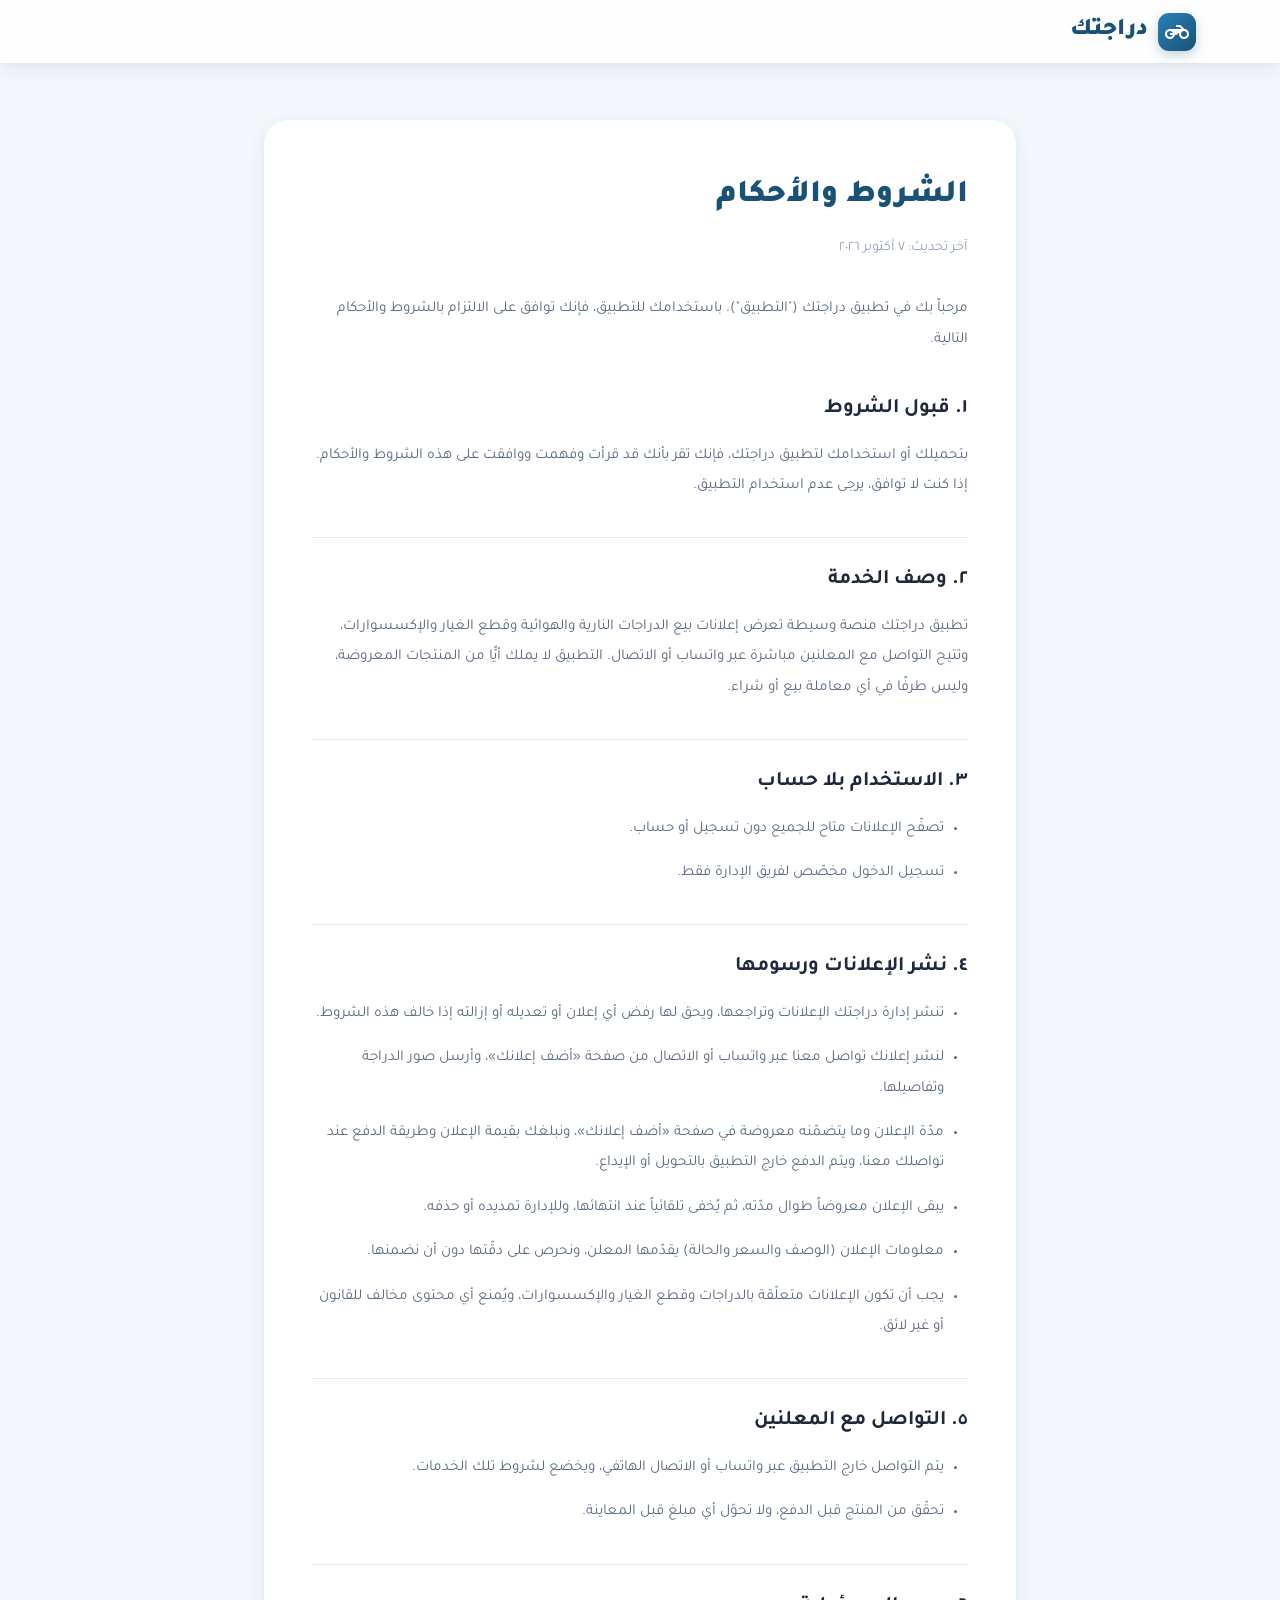
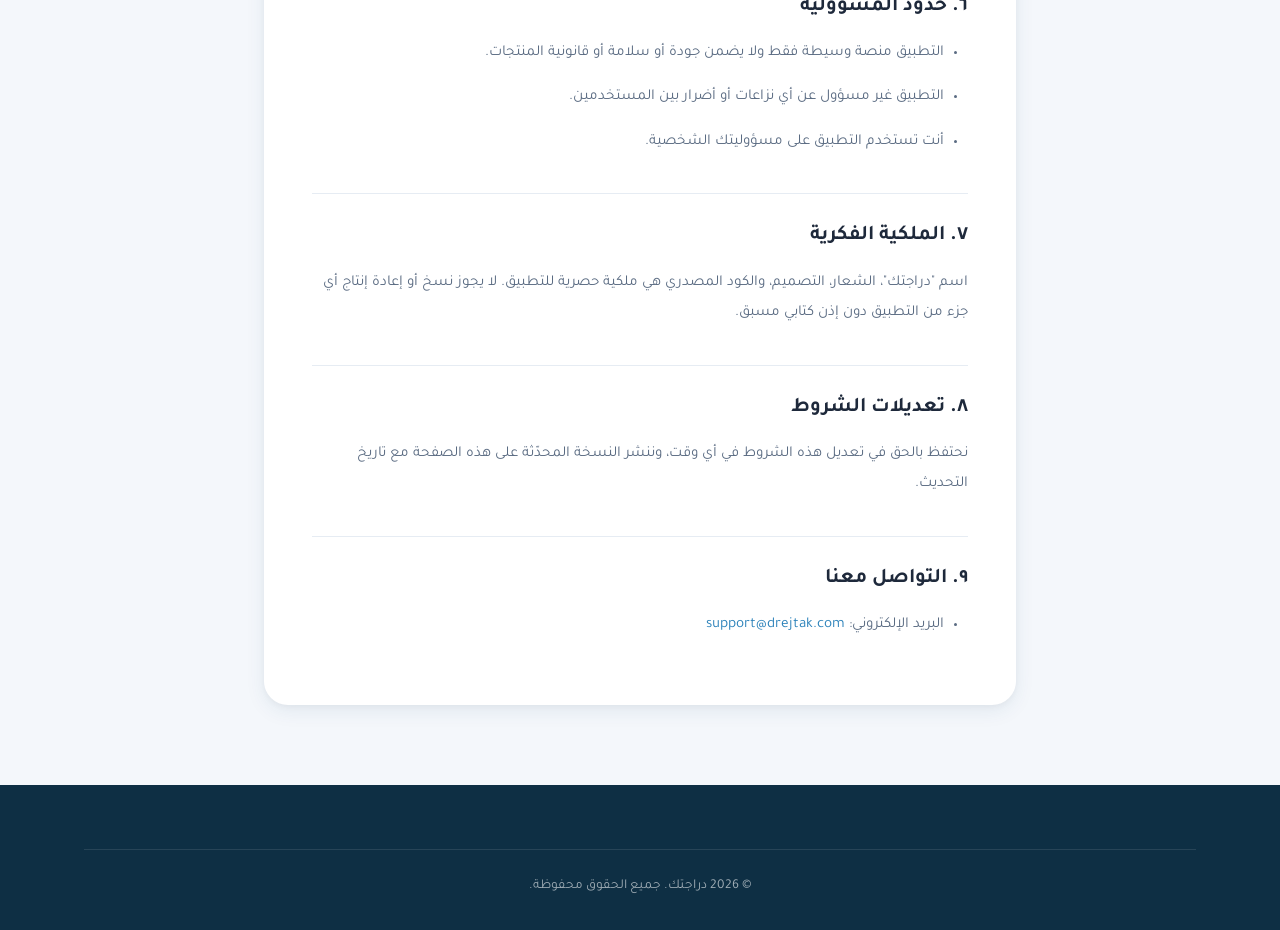
<file: terms.html>
<!DOCTYPE html>
<html lang="ar" dir="rtl">
<head>
  <meta charset="UTF-8">
  <meta name="viewport" content="width=device-width, initial-scale=1.0">
  <title>الشروط والأحكام - دراجتك</title>
  <meta name="description" content="الشروط والأحكام لتطبيق دراجتك - شروط استخدام التطبيق">
  <link rel="stylesheet" href="css/style.css">
</head>
<body>

<nav class="navbar scrolled">
  <div class="container">
    <a href="/" class="nav-logo" style="color:var(--primary)!important">
      <span class="logo-icon">
        <svg viewBox="0 0 24 24" fill="currentColor" aria-hidden="true"><path d="M19.44 9.03 15.41 5H11v2h3.59l2 2H5c-2.8 0-5 2.2-5 5s2.2 5 5 5c2.46 0 4.45-1.69 4.9-4h1.65l2.77-2.77c-.21.54-.32 1.14-.32 1.77 0 2.8 2.2 5 5 5s5-2.2 5-5c0-2.79-2.2-4.97-4.56-4.97zM7.82 15C7.4 16.15 6.28 17 5 17c-1.63 0-3-1.37-3-3s1.37-3 3-3c1.28 0 2.4.85 2.82 2H5v2h2.82zM19 17c-1.63 0-3-1.37-3-3s1.37-3 3-3 3 1.37 3 3-1.37 3-3 3z"/></svg>
      </span>
      دراجتك
    </a>
  </div>
</nav>

<main class="legal-page">
  <div class="container">
    <div class="legal-card">
      <h1>الشروط والأحكام</h1>
      <p class="last-updated">آخر تحديث: ٧ أكتوبر ٢٠٢٦</p>

      <p>مرحباً بك في تطبيق دراجتك ("التطبيق"). باستخدامك للتطبيق، فإنك توافق على الالتزام بالشروط والأحكام التالية.</p>

      <h2>١. قبول الشروط</h2>
      <p>بتحميلك أو استخدامك لتطبيق دراجتك، فإنك تقر بأنك قد قرأت وفهمت ووافقت على هذه الشروط والأحكام. إذا كنت لا توافق، يرجى عدم استخدام التطبيق.</p>

      <h2>٢. وصف الخدمة</h2>
      <p>تطبيق دراجتك منصة وسيطة تعرض إعلانات بيع الدراجات النارية والهوائية وقطع الغيار والإكسسوارات، وتتيح التواصل مع المعلنين مباشرة عبر واتساب أو الاتصال. التطبيق لا يملك أيًّا من المنتجات المعروضة، وليس طرفًا في أي معاملة بيع أو شراء.</p>

      <h2>٣. الاستخدام بلا حساب</h2>
      <ul>
        <li>تصفّح الإعلانات متاح للجميع دون تسجيل أو حساب.</li>
        <li>تسجيل الدخول مخصّص لفريق الإدارة فقط.</li>
      </ul>

      <h2>٤. نشر الإعلانات ورسومها</h2>
      <ul>
        <li>تنشر إدارة دراجتك الإعلانات وتراجعها، ويحق لها رفض أي إعلان أو تعديله أو إزالته إذا خالف هذه الشروط.</li>
        <li>لنشر إعلانك تواصل معنا عبر واتساب أو الاتصال من صفحة «أضف إعلانك»، وأرسل صور الدراجة وتفاصيلها.</li>
        <li>مدّة الإعلان وما يتضمّنه معروضة في صفحة «أضف إعلانك»، ونبلغك بقيمة الإعلان وطريقة الدفع عند تواصلك معنا، ويتم الدفع خارج التطبيق بالتحويل أو الإيداع.</li>
        <li>يبقى الإعلان معروضاً طوال مدّته، ثم يُخفى تلقائياً عند انتهائها، وللإدارة تمديده أو حذفه.</li>
        <li>معلومات الإعلان (الوصف والسعر والحالة) يقدّمها المعلن، ونحرص على دقّتها دون أن نضمنها.</li>
        <li>يجب أن تكون الإعلانات متعلّقة بالدراجات وقطع الغيار والإكسسوارات، ويُمنع أي محتوى مخالف للقانون أو غير لائق.</li>
      </ul>

      <h2>٥. التواصل مع المعلنين</h2>
      <ul>
        <li>يتم التواصل خارج التطبيق عبر واتساب أو الاتصال الهاتفي، ويخضع لشروط تلك الخدمات.</li>
        <li>تحقّق من المنتج قبل الدفع، ولا تحوّل أي مبلغ قبل المعاينة.</li>
      </ul>

      <h2>٦. حدود المسؤولية</h2>
      <ul>
        <li>التطبيق منصة وسيطة فقط ولا يضمن جودة أو سلامة أو قانونية المنتجات.</li>
        <li>التطبيق غير مسؤول عن أي نزاعات أو أضرار بين المستخدمين.</li>
        <li>أنت تستخدم التطبيق على مسؤوليتك الشخصية.</li>
      </ul>

      <h2>٧. الملكية الفكرية</h2>
      <p>اسم "دراجتك"، الشعار، التصميم، والكود المصدري هي ملكية حصرية للتطبيق. لا يجوز نسخ أو إعادة إنتاج أي جزء من التطبيق دون إذن كتابي مسبق.</p>

      <h2>٨. تعديلات الشروط</h2>
      <p>نحتفظ بالحق في تعديل هذه الشروط في أي وقت، وننشر النسخة المحدّثة على هذه الصفحة مع تاريخ التحديث.</p>

      <h2>٩. التواصل معنا</h2>
      <ul>
        <li>البريد الإلكتروني: <a href="mailto:support@drejtak.com">support@drejtak.com</a></li>
      </ul>
    </div>
  </div>
</main>

<footer class="footer">
  <div class="container">
    <div class="footer-bottom">
      © 2026 دراجتك. جميع الحقوق محفوظة.
    </div>
  </div>
</footer>
</body>
</html>
</file>
<file: css/style.css>
/* ============================================================
   دراجتك - Landing Page (Modern Redesign 2026)
   Colors: Primary #1A5276, Secondary #E67E22, Accent #27AE60
   ============================================================ */

@import url('https://fonts.googleapis.com/css2?family=Tajawal:wght@400;500;700;800;900&display=swap');

:root {
  --primary: #1A5276;
  --primary-light: #2980B9;
  --primary-dark: #0E2F44;
  --secondary: #E67E22;
  --secondary-light: #F5B041;
  --accent: #27AE60;
  --accent-light: #2ECC71;
  --cyan: #38BDF8;
  --bg: #F4F7FB;
  --bg-alt: #F8FAFB;
  --surface: #FFFFFF;
  --text: #1E293B;
  --text-light: #5A6B82;
  --text-muted: #94A3B8;
  --border: #E6ECF3;
  --glass-bg: rgba(255,255,255,0.65);
  --glass-border: rgba(255,255,255,0.6);
  --shadow-sm: 0 1px 3px rgba(13,42,68,0.06), 0 1px 2px rgba(0,0,0,0.04);
  --shadow: 0 6px 20px rgba(26,82,118,0.08), 0 2px 6px rgba(0,0,0,0.04);
  --shadow-lg: 0 16px 44px rgba(26,82,118,0.14), 0 4px 10px rgba(0,0,0,0.05);
  --shadow-xl: 0 30px 70px rgba(13,42,68,0.22), 0 10px 20px rgba(0,0,0,0.08);
  --radius-sm: 12px;
  --radius: 16px;
  --radius-lg: 24px;
  --radius-xl: 32px;
  --transition: all 0.35s cubic-bezier(0.4, 0, 0.2, 1);
  --ease-out: cubic-bezier(0.16, 1, 0.3, 1);
}

/* ---------- Reset ---------- */
*, *::before, *::after { box-sizing: border-box; margin: 0; padding: 0; }

html { scroll-behavior: smooth; direction: rtl; }

body {
  font-family: 'Tajawal', sans-serif;
  color: var(--text);
  background: var(--bg);
  line-height: 1.8;
  -webkit-font-smoothing: antialiased;
  overflow-x: hidden;
}

a { color: var(--primary-light); text-decoration: none; transition: var(--transition); }
a:hover { color: var(--primary); }

img { max-width: 100%; height: auto; display: block; }
svg { display: block; }

/* ---------- Container ---------- */
.container {
  max-width: 1160px;
  margin: 0 auto;
  padding: 0 24px;
}
.container.narrow { max-width: 760px; }

/* ---------- Scroll Reveal Animation ---------- */
.reveal {
  opacity: 0;
  transform: translateY(34px);
  transition: opacity 0.8s var(--ease-out), transform 0.8s var(--ease-out);
  transition-delay: var(--delay, 0s);
  will-change: opacity, transform;
}
.reveal.visible {
  opacity: 1;
  transform: translateY(0);
}

/* ---------- Navbar ---------- */
.navbar {
  position: fixed;
  top: 0; left: 0; right: 0;
  z-index: 1000;
  padding: 18px 0;
  transition: var(--transition);
  background: transparent;
}
.navbar.scrolled {
  background: rgba(255,255,255,0.85);
  backdrop-filter: blur(16px) saturate(1.4);
  -webkit-backdrop-filter: blur(16px) saturate(1.4);
  box-shadow: var(--shadow);
  padding: 10px 0;
}
.navbar .container {
  display: flex;
  align-items: center;
  justify-content: space-between;
}
.nav-logo {
  font-size: 1.5rem;
  font-weight: 900;
  color: white !important;
  display: flex;
  align-items: center;
  gap: 10px;
}
.navbar.scrolled .nav-logo { color: var(--primary) !important; }
.nav-logo .logo-icon {
  width: 38px; height: 38px;
  display: inline-flex;
  align-items: center;
  justify-content: center;
  background: linear-gradient(135deg, var(--primary-light), var(--primary));
  border-radius: 11px;
  box-shadow: 0 6px 16px rgba(26,82,118,0.35);
}
.nav-logo .logo-icon svg { width: 24px; height: 24px; color: #fff; }
.navbar.scrolled .nav-logo .logo-icon { box-shadow: 0 4px 12px rgba(26,82,118,0.25); }
.nav-links {
  display: flex;
  align-items: center;
  gap: 30px;
  list-style: none;
}
.nav-links a {
  font-weight: 500;
  font-size: 0.95rem;
  color: rgba(255,255,255,0.88);
  position: relative;
}
.nav-links a:not(.nav-cta)::after {
  content: '';
  position: absolute;
  bottom: -6px; right: 0;
  width: 0; height: 2px;
  background: var(--secondary);
  border-radius: 2px;
  transition: width 0.3s var(--ease-out);
}
.nav-links a:not(.nav-cta):hover::after { width: 100%; }
.navbar.scrolled .nav-links a { color: var(--text); }
.nav-links a:hover { color: var(--secondary); }
.nav-cta {
  background: var(--secondary);
  color: white !important;
  padding: 10px 24px;
  border-radius: 50px;
  font-weight: 700 !important;
  box-shadow: 0 6px 18px rgba(230,126,34,0.4);
}
.nav-cta:hover {
  background: var(--secondary-light);
  transform: translateY(-2px);
}
/* Hamburger */
.menu-toggle {
  display: none;
  flex-direction: column;
  justify-content: center;
  gap: 5px;
  width: 42px; height: 42px;
  background: rgba(255,255,255,0.15);
  border: none;
  border-radius: 10px;
  cursor: pointer;
  padding: 10px;
}
.menu-toggle span {
  display: block;
  height: 2px; width: 100%;
  background: white;
  border-radius: 2px;
  transition: var(--transition);
}
.navbar.scrolled .menu-toggle { background: rgba(26,82,118,0.08); }
.navbar.scrolled .menu-toggle span { background: var(--text); }

/* ---------- Hero ---------- */
.hero {
  position: relative;
  background: linear-gradient(165deg, var(--primary-dark) 0%, var(--primary) 55%, var(--primary-light) 100%);
  min-height: 100vh;
  display: flex;
  align-items: center;
  overflow: hidden;
}
.hero-bg { position: absolute; inset: 0; overflow: hidden; }
.hero-bg .blob {
  position: absolute;
  border-radius: 50%;
  filter: blur(70px);
  opacity: 0.55;
}
.blob-1 {
  width: 460px; height: 460px;
  top: -120px; right: -80px;
  background: radial-gradient(circle, var(--cyan), transparent 70%);
  animation: float-blob 16s ease-in-out infinite;
}
.blob-2 {
  width: 420px; height: 420px;
  bottom: -140px; left: -60px;
  background: radial-gradient(circle, var(--secondary), transparent 70%);
  opacity: 0.4;
  animation: float-blob 20s ease-in-out infinite reverse;
}
.blob-3 {
  width: 300px; height: 300px;
  top: 40%; left: 30%;
  background: radial-gradient(circle, var(--accent), transparent 70%);
  opacity: 0.3;
  animation: float-blob 24s ease-in-out infinite;
}
.grid-overlay {
  position: absolute; inset: 0;
  background-image:
    linear-gradient(rgba(255,255,255,0.05) 1px, transparent 1px),
    linear-gradient(90deg, rgba(255,255,255,0.05) 1px, transparent 1px);
  background-size: 54px 54px;
  -webkit-mask-image: radial-gradient(ellipse 80% 70% at 50% 40%, #000 30%, transparent 75%);
  mask-image: radial-gradient(ellipse 80% 70% at 50% 40%, #000 30%, transparent 75%);
}
@keyframes float-blob {
  0%, 100% { transform: translate(0, 0) scale(1); }
  33% { transform: translate(30px, -30px) scale(1.08); }
  66% { transform: translate(-20px, 20px) scale(0.95); }
}

.hero .container {
  position: relative;
  z-index: 1;
  display: grid;
  grid-template-columns: 1.05fr 0.95fr;
  gap: 56px;
  align-items: center;
  padding-top: 90px;
  padding-bottom: 90px;
}
.hero-badge {
  display: inline-flex;
  align-items: center;
  gap: 8px;
  background: rgba(255,255,255,0.12);
  border: 1px solid rgba(255,255,255,0.2);
  backdrop-filter: blur(8px);
  color: #fff;
  padding: 7px 16px;
  border-radius: 50px;
  font-size: 0.85rem;
  font-weight: 700;
  margin-bottom: 22px;
}
.hero-badge .dot {
  width: 8px; height: 8px;
  background: var(--accent-light);
  border-radius: 50%;
  box-shadow: 0 0 0 0 rgba(46,204,113,0.7);
  animation: pulse-dot 2s infinite;
}
@keyframes pulse-dot {
  0% { box-shadow: 0 0 0 0 rgba(46,204,113,0.6); }
  70% { box-shadow: 0 0 0 8px rgba(46,204,113,0); }
  100% { box-shadow: 0 0 0 0 rgba(46,204,113,0); }
}
.hero-content h1 {
  font-size: 3.6rem;
  font-weight: 900;
  color: white;
  line-height: 1.25;
  margin-bottom: 22px;
  letter-spacing: -0.5px;
}
.hero-content h1 .highlight {
  background: linear-gradient(100deg, var(--secondary-light), var(--secondary), var(--secondary-light));
  background-size: 200% auto;
  -webkit-background-clip: text;
  background-clip: text;
  -webkit-text-fill-color: transparent;
  animation: shimmer 4s linear infinite;
}
@keyframes shimmer {
  to { background-position: 200% center; }
}
.hero-content p {
  font-size: 1.2rem;
  color: rgba(255,255,255,0.82);
  line-height: 1.95;
  margin-bottom: 34px;
  max-width: 520px;
}
.hero-buttons {
  display: flex;
  gap: 16px;
  flex-wrap: wrap;
  margin-bottom: 36px;
}
.hero-trust {
  display: flex;
  align-items: center;
  gap: 28px;
  flex-wrap: wrap;
}
.trust-stars {
  color: var(--secondary-light);
  font-size: 1rem;
  letter-spacing: 2px;
}
.trust-stars strong { color: #fff; font-size: 1.05rem; }
.trust-stars span { color: rgba(255,255,255,0.7); font-size: 0.85rem; letter-spacing: 0; }
.trust-avatars {
  display: flex;
  align-items: center;
}
.trust-avatars span {
  width: 34px; height: 34px;
  border-radius: 50%;
  border: 2px solid var(--primary);
  margin-left: -10px;
  background: linear-gradient(135deg, var(--cyan), var(--primary-light));
}
.trust-avatars span:nth-child(2) { background: linear-gradient(135deg, var(--secondary-light), var(--secondary)); }
.trust-avatars span:nth-child(3) { background: linear-gradient(135deg, var(--accent-light), var(--accent)); }
.trust-avatars span:nth-child(4) { background: linear-gradient(135deg, #a78bfa, #7c3aed); }
.trust-avatars em {
  font-style: normal;
  color: rgba(255,255,255,0.8);
  font-size: 0.85rem;
  margin-right: 12px;
}

/* Hero Phone */
.hero-image { display: flex; justify-content: center; position: relative; }
.phone-float {
  position: relative;
  transition: transform 0.3s var(--ease-out);
  transform-style: preserve-3d;
}
@keyframes gentle-float {
  0%, 100% { transform: translateY(0) rotate(0deg); }
  50% { transform: translateY(-16px) rotate(-0.6deg); }
}
.phone-mockup {
  width: 300px;
  height: 610px;
  animation: gentle-float 6s ease-in-out infinite;
  background: #0a1722;
  border-radius: 44px;
  border: 5px solid #1c2b3a;
  overflow: hidden;
  position: relative;
  box-shadow: var(--shadow-xl), inset 0 0 0 2px rgba(255,255,255,0.04);
}
.phone-mockup::before {
  content: '';
  position: absolute;
  top: 14px; left: 50%;
  transform: translateX(-50%);
  width: 110px; height: 26px;
  background: #0a1722;
  border-radius: 0 0 16px 16px;
  z-index: 5;
}
.phone-screen {
  width: 100%; height: 100%;
  background: var(--bg);
  overflow: hidden;
}
/* In-app UI */
.app-ui {
  height: 100%;
  display: flex;
  flex-direction: column;
  padding: 12px 14px;
  font-size: 0.72rem;
}
.ui-statusbar {
  display: flex;
  justify-content: space-between;
  align-items: center;
  padding: 4px 6px 8px;
  color: var(--text);
  font-weight: 700;
}
.ui-dots { display: flex; gap: 3px; }
.ui-dots i { width: 4px; height: 4px; border-radius: 50%; background: var(--text-muted); }
.ui-topbar {
  display: flex;
  justify-content: space-between;
  align-items: center;
  margin-bottom: 10px;
}
.ui-loc {
  display: flex;
  align-items: center;
  gap: 4px;
  font-weight: 700;
  color: var(--primary);
}
.ui-avatar {
  width: 30px; height: 30px;
  border-radius: 50%;
  background: linear-gradient(135deg, var(--secondary-light), var(--secondary));
}
.ui-search {
  display: flex;
  align-items: center;
  gap: 6px;
  background: var(--surface);
  border: 1px solid var(--border);
  border-radius: 12px;
  padding: 9px 12px;
  color: var(--text-muted);
  margin-bottom: 10px;
  box-shadow: var(--shadow-sm);
}
.ui-search svg { color: var(--text-muted); }
.ui-chips {
  display: flex;
  gap: 6px;
  margin-bottom: 12px;
}
.ui-chips span {
  padding: 5px 12px;
  border-radius: 50px;
  background: var(--surface);
  border: 1px solid var(--border);
  color: var(--text-light);
  font-weight: 700;
}
.ui-chips span.active {
  background: var(--primary);
  color: #fff;
  border-color: var(--primary);
}
.ui-card {
  background: var(--surface);
  border-radius: 14px;
  overflow: hidden;
  box-shadow: var(--shadow);
  margin-bottom: 10px;
}
.ui-card-img {
  height: 92px;
  display: flex;
  align-items: center;
  justify-content: center;
  position: relative;
  color: rgba(255,255,255,0.9);
}
.ui-card-img.c1 { background: linear-gradient(135deg, var(--primary-light), var(--primary)); }
.ui-card-img.c2 { background: linear-gradient(135deg, var(--accent), #0e7a4a); }
.ui-tag {
  position: absolute;
  bottom: 8px; right: 8px;
  background: rgba(0,0,0,0.45);
  backdrop-filter: blur(4px);
  color: #fff;
  padding: 3px 9px;
  border-radius: 50px;
  font-size: 0.62rem;
  font-weight: 700;
}
.ui-card-body { padding: 9px 11px; }
.ui-card-body strong { display: block; color: var(--text); font-size: 0.74rem; }
.ui-price { color: var(--secondary); font-weight: 900; font-size: 0.8rem; margin-top: 2px; }

/* Floating badges around phone */
.float-badge {
  position: absolute;
  display: flex;
  align-items: center;
  gap: 9px;
  background: rgba(255,255,255,0.95);
  backdrop-filter: blur(8px);
  padding: 10px 14px;
  border-radius: 14px;
  box-shadow: var(--shadow-lg);
}
.float-badge div { display: flex; flex-direction: column; line-height: 1.3; }
.float-badge strong { font-size: 0.78rem; color: var(--text); }
.float-badge span { font-size: 0.68rem; color: var(--text-light); }
.float-badge svg { color: var(--secondary); }
.fb-chat {
  top: 80px; right: -34px;
  animation: gentle-float 5s ease-in-out infinite 0.5s;
}
.fb-rating {
  bottom: 90px; left: -34px;
  animation: gentle-float 5.5s ease-in-out infinite 1s;
}
.fb-star { color: var(--secondary); font-size: 1.3rem; }

/* Hero bottom wave */
.hero-wave {
  position: absolute;
  bottom: -1px; left: 0; right: 0;
  line-height: 0;
  z-index: 1;
}
.hero-wave svg { width: 100%; height: 70px; }
.hero-wave path { fill: var(--bg); }

/* ---------- Buttons ---------- */
.btn {
  display: inline-flex;
  align-items: center;
  gap: 10px;
  padding: 15px 32px;
  border-radius: 50px;
  font-weight: 700;
  font-size: 1.02rem;
  font-family: inherit;
  cursor: pointer;
  border: none;
  transition: var(--transition);
  text-decoration: none;
  white-space: nowrap;
}
.btn-primary {
  background: var(--secondary);
  color: white;
  box-shadow: 0 8px 24px rgba(230,126,34,0.4);
}
.btn-primary:hover {
  background: var(--secondary-light);
  color: white;
  transform: translateY(-3px);
  box-shadow: 0 12px 30px rgba(230,126,34,0.5);
}
.btn-ghost {
  background: rgba(255,255,255,0.1);
  border: 1.5px solid rgba(255,255,255,0.45);
  color: white;
  backdrop-filter: blur(6px);
}
.btn-ghost:hover {
  background: white;
  color: var(--primary);
  border-color: white;
  transform: translateY(-3px);
}
.btn-lg { padding: 18px 44px; font-size: 1.12rem; }
.btn-store { background: var(--primary-dark); color: #fff; box-shadow: 0 10px 30px rgba(13,42,68,0.3); }
.btn-store:hover { background: #07202f; color: #fff; transform: translateY(-3px); }

/* ---------- Brands Marquee ---------- */
.marquee {
  background: var(--surface);
  border-bottom: 1px solid var(--border);
  padding: 22px 0;
  overflow: hidden;
  -webkit-mask-image: linear-gradient(90deg, transparent, #000 12%, #000 88%, transparent);
  mask-image: linear-gradient(90deg, transparent, #000 12%, #000 88%, transparent);
}
.marquee-track {
  display: flex;
  gap: 56px;
  width: max-content;
  animation: marquee 28s linear infinite;
}
.marquee-track span {
  font-size: 1.3rem;
  font-weight: 900;
  color: var(--text-muted);
  white-space: nowrap;
  opacity: 0.7;
}
@keyframes marquee {
  to { transform: translateX(50%); }
}

/* ---------- Stats ---------- */
.stats-section {
  position: relative;
  margin-top: 36px;
  z-index: 10;
}
.stats-grid {
  display: grid;
  grid-template-columns: repeat(4, 1fr);
  gap: 20px;
}
.stat-card {
  background: var(--surface);
  border: 1px solid var(--border);
  border-radius: var(--radius);
  padding: 32px 20px;
  text-align: center;
  box-shadow: var(--shadow);
  transition: var(--transition);
}
.stat-card:hover {
  transform: translateY(-6px);
  box-shadow: var(--shadow-lg);
  border-color: rgba(26,82,118,0.18);
}
.stat-number {
  font-size: 2.5rem;
  font-weight: 900;
  color: var(--primary);
  line-height: 1;
}
.stat-number.accent { color: var(--secondary); }
.stat-number.green { color: var(--accent); }
.stat-label {
  font-size: 0.95rem;
  color: var(--text-light);
  margin-top: 8px;
  font-weight: 500;
}

/* ---------- Sections ---------- */
.section { padding: 100px 0; }
.section-alt { background: var(--surface); }
.section-header {
  text-align: center;
  max-width: 640px;
  margin: 0 auto 64px;
}
.section-badge {
  display: inline-block;
  background: rgba(26,82,118,0.08);
  color: var(--primary);
  padding: 7px 18px;
  border-radius: 50px;
  font-size: 0.85rem;
  font-weight: 700;
  margin-bottom: 16px;
}
.section-title {
  font-size: 2.5rem;
  font-weight: 900;
  color: var(--text);
  margin-bottom: 16px;
  line-height: 1.3;
  letter-spacing: -0.5px;
}
.section-title .highlight {
  position: relative;
  color: var(--primary);
}
.section-title .highlight::after {
  content: '';
  position: absolute;
  left: 0; right: 0; bottom: 4px;
  height: 10px;
  background: rgba(230,126,34,0.22);
  border-radius: 4px;
  z-index: -1;
}
.section-subtitle {
  font-size: 1.1rem;
  color: var(--text-light);
  line-height: 1.8;
}

/* ---------- Features Grid ---------- */
.features-grid {
  display: grid;
  grid-template-columns: repeat(auto-fit, minmax(320px, 1fr));
  gap: 24px;
}
.feature-card {
  position: relative;
  background: var(--surface);
  border: 1px solid var(--border);
  border-radius: var(--radius-lg);
  padding: 38px 28px;
  transition: transform 0.4s var(--ease-out), box-shadow 0.4s var(--ease-out), border-color 0.4s;
  overflow: hidden;
}
.feature-card::before {
  content: '';
  position: absolute;
  top: 0; left: 0; right: 0;
  height: 4px;
  background: linear-gradient(90deg, var(--primary), var(--cyan));
  transform: scaleX(0);
  transform-origin: right;
  transition: transform 0.4s var(--ease-out);
}
.feature-card:hover::before { transform: scaleX(1); }
.feature-card:hover {
  transform: translateY(-10px);
  box-shadow: var(--shadow-lg);
  border-color: rgba(26,82,118,0.15);
}
.feature-icon-wrapper {
  width: 60px; height: 60px;
  border-radius: var(--radius);
  display: flex;
  align-items: center;
  justify-content: center;
  margin-bottom: 20px;
  transition: transform 0.4s var(--ease-out);
}
.feature-card:hover .feature-icon-wrapper { transform: scale(1.08) rotate(-4deg); }
.feature-icon-wrapper.blue { background: rgba(26,82,118,0.1); color: var(--primary); }
.feature-icon-wrapper.orange { background: rgba(230,126,34,0.12); color: var(--secondary); }
.feature-icon-wrapper.green { background: rgba(39,174,96,0.12); color: var(--accent); }
.feature-icon-wrapper.purple { background: rgba(142,68,173,0.12); color: #8e44ad; }
.feature-icon-wrapper.red { background: rgba(231,76,60,0.12); color: #e74c3c; }
.feature-icon-wrapper.teal { background: rgba(26,188,156,0.12); color: #1abc9c; }
.feature-card h3 {
  font-size: 1.22rem;
  font-weight: 800;
  color: var(--text);
  margin-bottom: 8px;
}
.feature-card p {
  font-size: 0.95rem;
  color: var(--text-light);
  line-height: 1.8;
}

/* ---------- How It Works ---------- */
.steps {
  display: grid;
  grid-template-columns: repeat(3, 1fr);
  gap: 40px;
  position: relative;
}
.steps-connector {
  position: absolute;
  top: 36px;
  left: 16%; right: 16%;
  height: 2px;
  background: repeating-linear-gradient(90deg, var(--border) 0 8px, transparent 8px 16px);
  z-index: 0;
}
.step { text-align: center; position: relative; z-index: 1; }
.step-circle {
  width: 72px; height: 72px;
  border-radius: 50%;
  display: flex;
  align-items: center;
  justify-content: center;
  margin: 0 auto 24px;
  font-size: 1.6rem;
  font-weight: 900;
  color: #fff;
  position: relative;
}
.step-circle::after {
  content: '';
  position: absolute;
  inset: -6px;
  border-radius: 50%;
  border: 2px dashed currentColor;
  opacity: 0.3;
}
.step-circle.one { background: var(--primary); box-shadow: 0 10px 26px rgba(26,82,118,0.35); }
.step-circle.two { background: var(--secondary); box-shadow: 0 10px 26px rgba(230,126,34,0.35); }
.step-circle.three { background: var(--accent); box-shadow: 0 10px 26px rgba(39,174,96,0.35); }
.step h3 {
  font-size: 1.2rem;
  font-weight: 800;
  color: var(--text);
  margin-bottom: 8px;
}
.step p {
  font-size: 0.95rem;
  color: var(--text-light);
  line-height: 1.8;
  max-width: 300px;
  margin: 0 auto;
}

/* ---------- Screenshots ---------- */
.screenshots-scroll {
  display: flex;
  gap: 28px;
  overflow-x: auto;
  padding: 24px 24px 44px;
  scroll-snap-type: x mandatory;
  -webkit-overflow-scrolling: touch;
  justify-content: flex-start;
}
.screenshots-scroll::-webkit-scrollbar { height: 6px; }
.screenshots-scroll::-webkit-scrollbar-thumb { background: var(--border); border-radius: 3px; }
.shot-phone {
  flex: 0 0 auto;
  scroll-snap-align: center;
  text-align: center;
  transition: transform 0.4s var(--ease-out);
}
.shot-phone:hover { transform: translateY(-10px); }
.shot-screen {
  width: 230px;
  height: 470px;
  background: var(--bg);
  border: 7px solid #0a1722;
  border-radius: 36px;
  padding: 16px 14px;
  box-shadow: var(--shadow-lg);
  overflow: hidden;
  position: relative;
}
.shot-bar { display: flex; align-items: center; gap: 8px; margin-bottom: 16px; }
.shot-bar span { height: 8px; border-radius: 4px; background: var(--border); flex: 1; }
.shot-bar .dot { flex: 0 0 24px; height: 24px; border-radius: 50%; background: linear-gradient(135deg, var(--secondary-light), var(--secondary)); }
.shot-search { height: 38px; border-radius: 12px; background: var(--surface); border: 1px solid var(--border); margin-bottom: 14px; }
.shot-chips { display: flex; gap: 8px; margin-bottom: 16px; }
.shot-chips i { flex: 1; height: 26px; border-radius: 50px; background: var(--surface); border: 1px solid var(--border); }
.shot-chips i.on { background: var(--primary); border-color: var(--primary); }
.shot-tile { height: 120px; border-radius: 16px; margin-bottom: 14px; background: linear-gradient(135deg, var(--primary-light), var(--primary)); }
.shot-tile.sm { height: 70px; }
.shot-screen.home .shot-tile:nth-of-type(2) { background: linear-gradient(135deg, var(--accent), #0e7a4a); }
/* chat */
.bubble { height: 30px; border-radius: 14px; margin-bottom: 12px; max-width: 70%; }
.bubble.in { background: var(--surface); border: 1px solid var(--border); margin-left: auto; }
.bubble.out { background: var(--primary); }
.bubble.sm { max-width: 45%; height: 24px; }
.shot-input { position: absolute; bottom: 16px; left: 14px; right: 14px; height: 38px; border-radius: 50px; background: var(--surface); border: 1px solid var(--border); }
/* add */
.shot-upload { height: 120px; border-radius: 16px; border: 2px dashed var(--primary-light); background: rgba(41,128,185,0.06); display: flex; align-items: center; justify-content: center; margin-bottom: 16px; }
.shot-upload span { font-size: 2.4rem; color: var(--primary-light); font-weight: 300; }
.shot-line { height: 38px; border-radius: 12px; background: var(--surface); border: 1px solid var(--border); margin-bottom: 12px; }
.shot-line.sm { width: 60%; }
.shot-btn { height: 44px; border-radius: 50px; background: var(--secondary); margin-top: 8px; }
/* profile */
.shot-avatar { width: 72px; height: 72px; border-radius: 50%; margin: 6px auto 14px; background: linear-gradient(135deg, var(--secondary-light), var(--secondary)); }
.shot-stars { text-align: center; color: var(--secondary); font-size: 1.2rem; letter-spacing: 3px; margin-bottom: 16px; }
.shot-label {
  display: block;
  margin-top: 18px;
  font-weight: 700;
  color: var(--text);
  font-size: 0.95rem;
}

/* ---------- FAQ ---------- */
.faq-list { display: flex; flex-direction: column; gap: 14px; }
.faq-item {
  background: var(--surface);
  border: 1px solid var(--border);
  border-radius: var(--radius);
  overflow: hidden;
  transition: var(--transition);
}
.faq-item.open { box-shadow: var(--shadow); border-color: rgba(26,82,118,0.18); }
.faq-q {
  width: 100%;
  display: flex;
  align-items: center;
  justify-content: space-between;
  gap: 16px;
  padding: 20px 24px;
  background: none;
  border: none;
  font-family: inherit;
  font-size: 1.05rem;
  font-weight: 700;
  color: var(--text);
  cursor: pointer;
  text-align: right;
}
.faq-icon {
  flex-shrink: 0;
  width: 30px; height: 30px;
  display: flex;
  align-items: center;
  justify-content: center;
  background: rgba(26,82,118,0.08);
  color: var(--primary);
  border-radius: 50%;
  font-size: 1.3rem;
  font-weight: 400;
  transition: var(--transition);
}
.faq-item.open .faq-icon {
  background: var(--primary);
  color: #fff;
  transform: rotate(45deg);
}
.faq-a {
  max-height: 0;
  overflow: hidden;
  transition: max-height 0.4s var(--ease-out);
}
.faq-a p {
  padding: 0 24px 22px;
  color: var(--text-light);
  font-size: 0.98rem;
  line-height: 1.9;
}

/* ---------- CTA Banner ---------- */
.cta-section {
  background: linear-gradient(135deg, var(--primary), var(--primary-dark));
  position: relative;
  overflow: hidden;
}
.cta-section::before {
  content: '';
  position: absolute;
  top: -50%; right: -10%;
  width: 520px; height: 520px;
  background: radial-gradient(circle, rgba(56,189,248,0.22) 0%, transparent 70%);
  border-radius: 50%;
}
.cta-section::after {
  content: '';
  position: absolute;
  bottom: -40%; left: -10%;
  width: 460px; height: 460px;
  background: radial-gradient(circle, rgba(230,126,34,0.2) 0%, transparent 70%);
  border-radius: 50%;
}
.cta-content {
  position: relative;
  z-index: 1;
  text-align: center;
  color: white;
}
.cta-content h2 {
  font-size: 2.6rem;
  font-weight: 900;
  margin-bottom: 16px;
}
.cta-content p {
  font-size: 1.18rem;
  opacity: 0.9;
  margin-bottom: 32px;
  max-width: 540px;
  margin-left: auto;
  margin-right: auto;
}
.cta-buttons { display: flex; justify-content: center; gap: 16px; flex-wrap: wrap; }
.cta-content .btn-store {
  background: #fff;
  color: var(--primary-dark);
}
.cta-content .btn-store:hover { background: #f1f5f9; color: var(--primary-dark); }

/* ---------- Footer ---------- */
.footer {
  background: var(--primary-dark);
  color: rgba(255,255,255,0.6);
  padding: 64px 0 32px;
}
.footer-grid {
  display: grid;
  grid-template-columns: 2fr 1fr 1fr 1fr;
  gap: 48px;
  margin-bottom: 48px;
}
.footer-brand .logo-text {
  font-size: 1.5rem;
  font-weight: 900;
  color: white;
  margin-bottom: 14px;
  display: flex;
  align-items: center;
  gap: 10px;
}
.footer-brand .logo-icon {
  width: 38px; height: 38px;
  display: inline-flex;
  align-items: center;
  justify-content: center;
  background: linear-gradient(135deg, var(--primary-light), var(--primary));
  border-radius: 11px;
}
.footer-brand .logo-icon svg { width: 24px; height: 24px; color: #fff; }
.footer-brand p {
  font-size: 0.9rem;
  line-height: 1.8;
  max-width: 360px;
}
.footer-col h4 {
  color: white;
  font-weight: 700;
  font-size: 1rem;
  margin-bottom: 16px;
}
.footer-col ul { list-style: none; }
.footer-col ul li { margin-bottom: 10px; }
.footer-col ul li a {
  color: rgba(255,255,255,0.6);
  font-size: 0.9rem;
  transition: var(--transition);
}
.footer-col ul li a:hover { color: var(--secondary); padding-right: 4px; }
.footer-bottom {
  border-top: 1px solid rgba(255,255,255,0.1);
  padding-top: 24px;
  text-align: center;
  font-size: 0.85rem;
}

/* ---------- Legal Pages ---------- */
.legal-page {
  padding: 120px 0 80px;
  background: var(--bg);
}
.legal-page .container { max-width: 800px; }
.legal-card {
  background: var(--surface);
  border-radius: var(--radius-lg);
  padding: 48px;
  box-shadow: var(--shadow);
}
.legal-card h1 {
  color: var(--primary);
  font-size: 2rem;
  font-weight: 900;
  margin-bottom: 8px;
}
.legal-card .last-updated {
  color: var(--text-muted);
  font-size: 0.9rem;
  margin-bottom: 32px;
}
.legal-card h2 {
  color: var(--text);
  font-size: 1.3rem;
  font-weight: 700;
  margin-top: 36px;
  margin-bottom: 12px;
  padding-top: 24px;
  border-top: 1px solid var(--border);
}
.legal-card h2:first-of-type { border-top: none; padding-top: 0; }
.legal-card p, .legal-card li {
  color: var(--text-light);
  margin-bottom: 14px;
  line-height: 2;
  font-size: 0.95rem;
}
.legal-card ul { padding-right: 24px; margin-bottom: 16px; }

/* ---------- Responsive ---------- */
@media (max-width: 968px) {
  .hero .container {
    grid-template-columns: 1fr;
    text-align: center;
    padding-top: 110px;
    gap: 40px;
  }
  .hero-content h1 { font-size: 2.4rem; }
  .hero-content p { margin-left: auto; margin-right: auto; }
  .hero-buttons { justify-content: center; }
  .hero-trust { justify-content: center; }
  .hero-image { order: -1; }
  .float-badge { display: none; }
  .stats-grid { grid-template-columns: repeat(2, 1fr); }
  .section-title { font-size: 2rem; }
  .steps { grid-template-columns: 1fr; gap: 32px; }
  .steps-connector { display: none; }
  .footer-grid { grid-template-columns: 1fr 1fr; }
  .nav-links {
    display: none;
    position: absolute;
    top: calc(100% + 8px);
    right: 16px; left: 16px;
    background: var(--surface);
    flex-direction: column;
    align-items: stretch;
    padding: 18px;
    border-radius: var(--radius);
    box-shadow: var(--shadow-lg);
    gap: 6px;
  }
  .nav-links.show {
    display: flex;
    animation: menu-drop 0.3s var(--ease-out);
  }
  @keyframes menu-drop {
    from { opacity: 0; transform: translateY(-12px); }
    to { opacity: 1; transform: translateY(0); }
  }
  .nav-links a {
    color: var(--text) !important;
    padding: 10px 12px;
    border-radius: 10px;
  }
  .nav-links a:not(.nav-cta):hover { background: var(--bg); }
  .nav-links a::after { display: none; }
  .nav-cta { text-align: center; }
  .menu-toggle { display: flex; }
}

@media (max-width: 600px) {
  .hero-content h1 { font-size: 2rem; }
  .stats-grid { grid-template-columns: 1fr 1fr; gap: 12px; }
  .stat-card { padding: 22px 12px; }
  .stat-number { font-size: 1.9rem; }
  .features-grid { grid-template-columns: 1fr; }
  .cta-content h2 { font-size: 1.8rem; }
  .footer-grid { grid-template-columns: 1fr; gap: 32px; }
  .legal-card { padding: 24px; }
  .section { padding: 64px 0; }
  .phone-mockup { width: 270px; height: 560px; }
}

/* ---------- Reduced Motion ---------- */
@media (prefers-reduced-motion: reduce) {
  *, *::before, *::after {
    animation-duration: 0.001ms !important;
    animation-iteration-count: 1 !important;
    transition-duration: 0.01ms !important;
    scroll-behavior: auto !important;
  }
  .reveal { opacity: 1; transform: none; }
}
</file>
